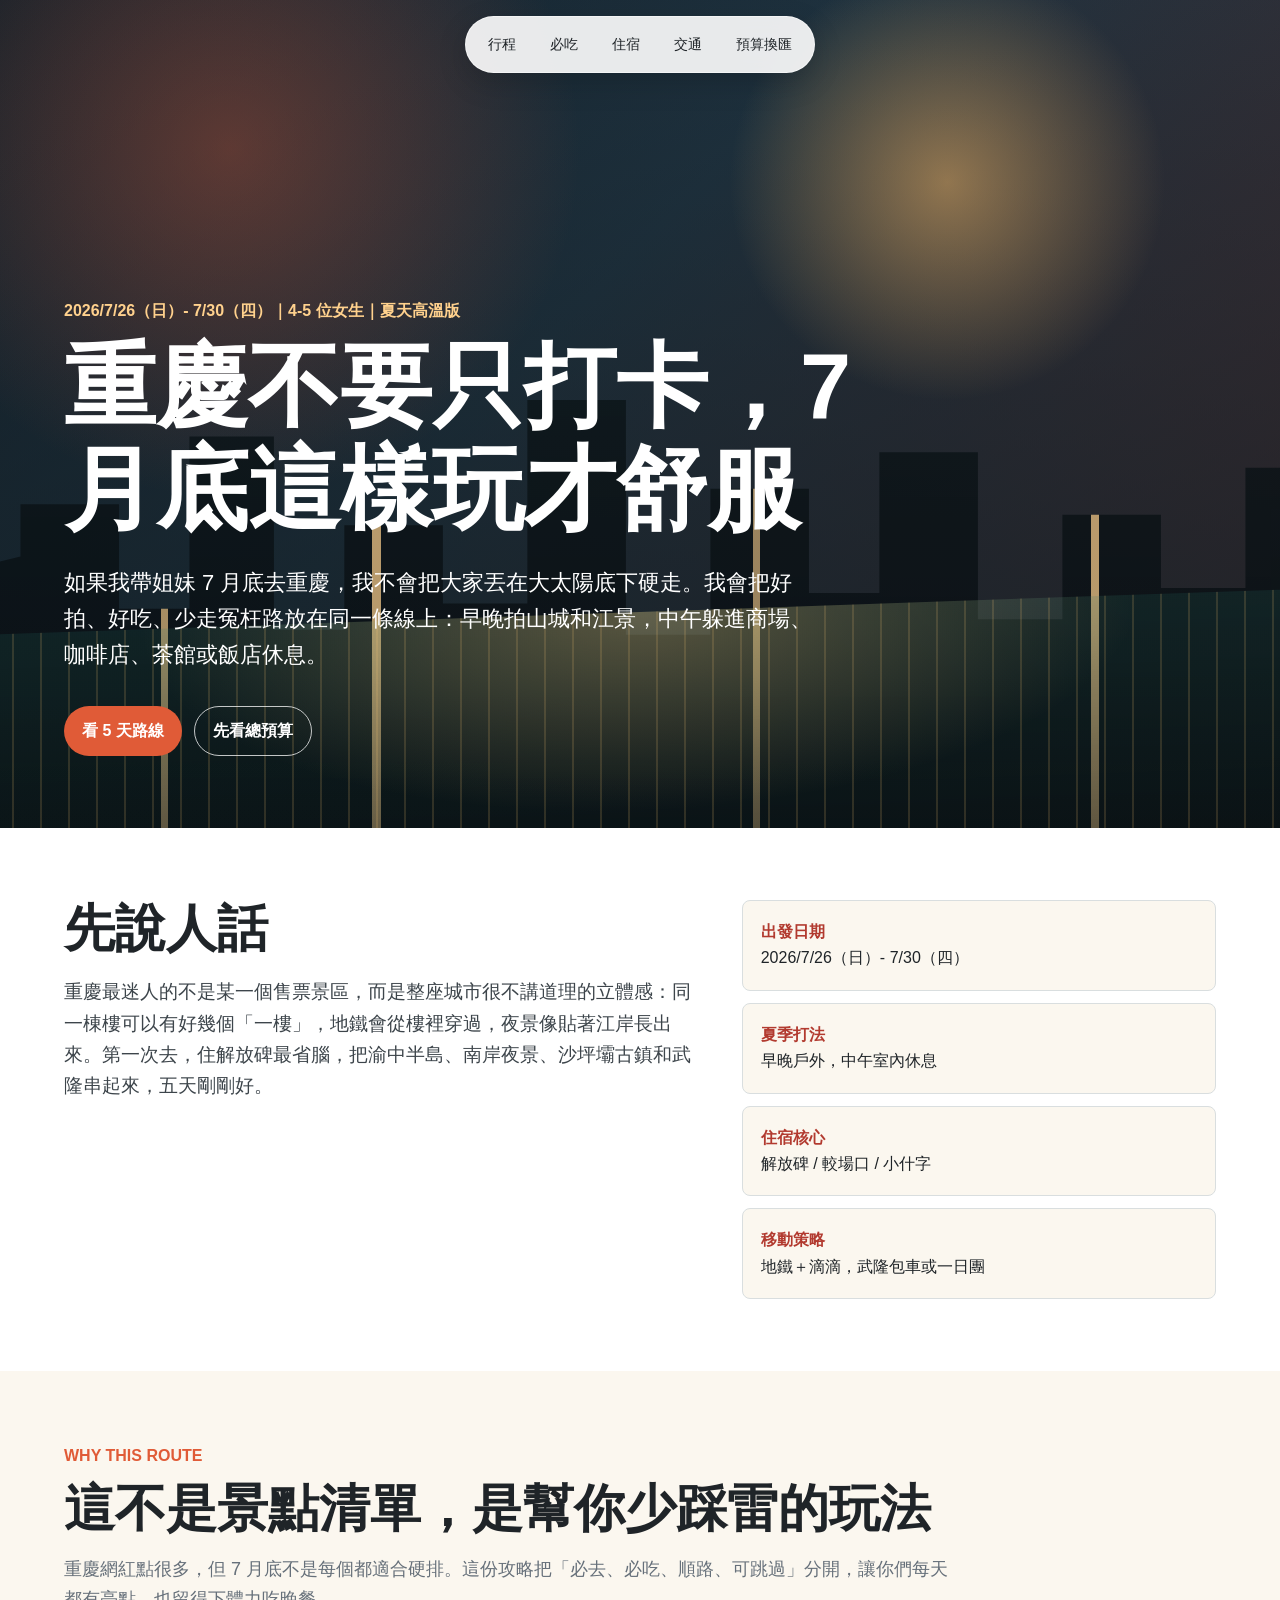
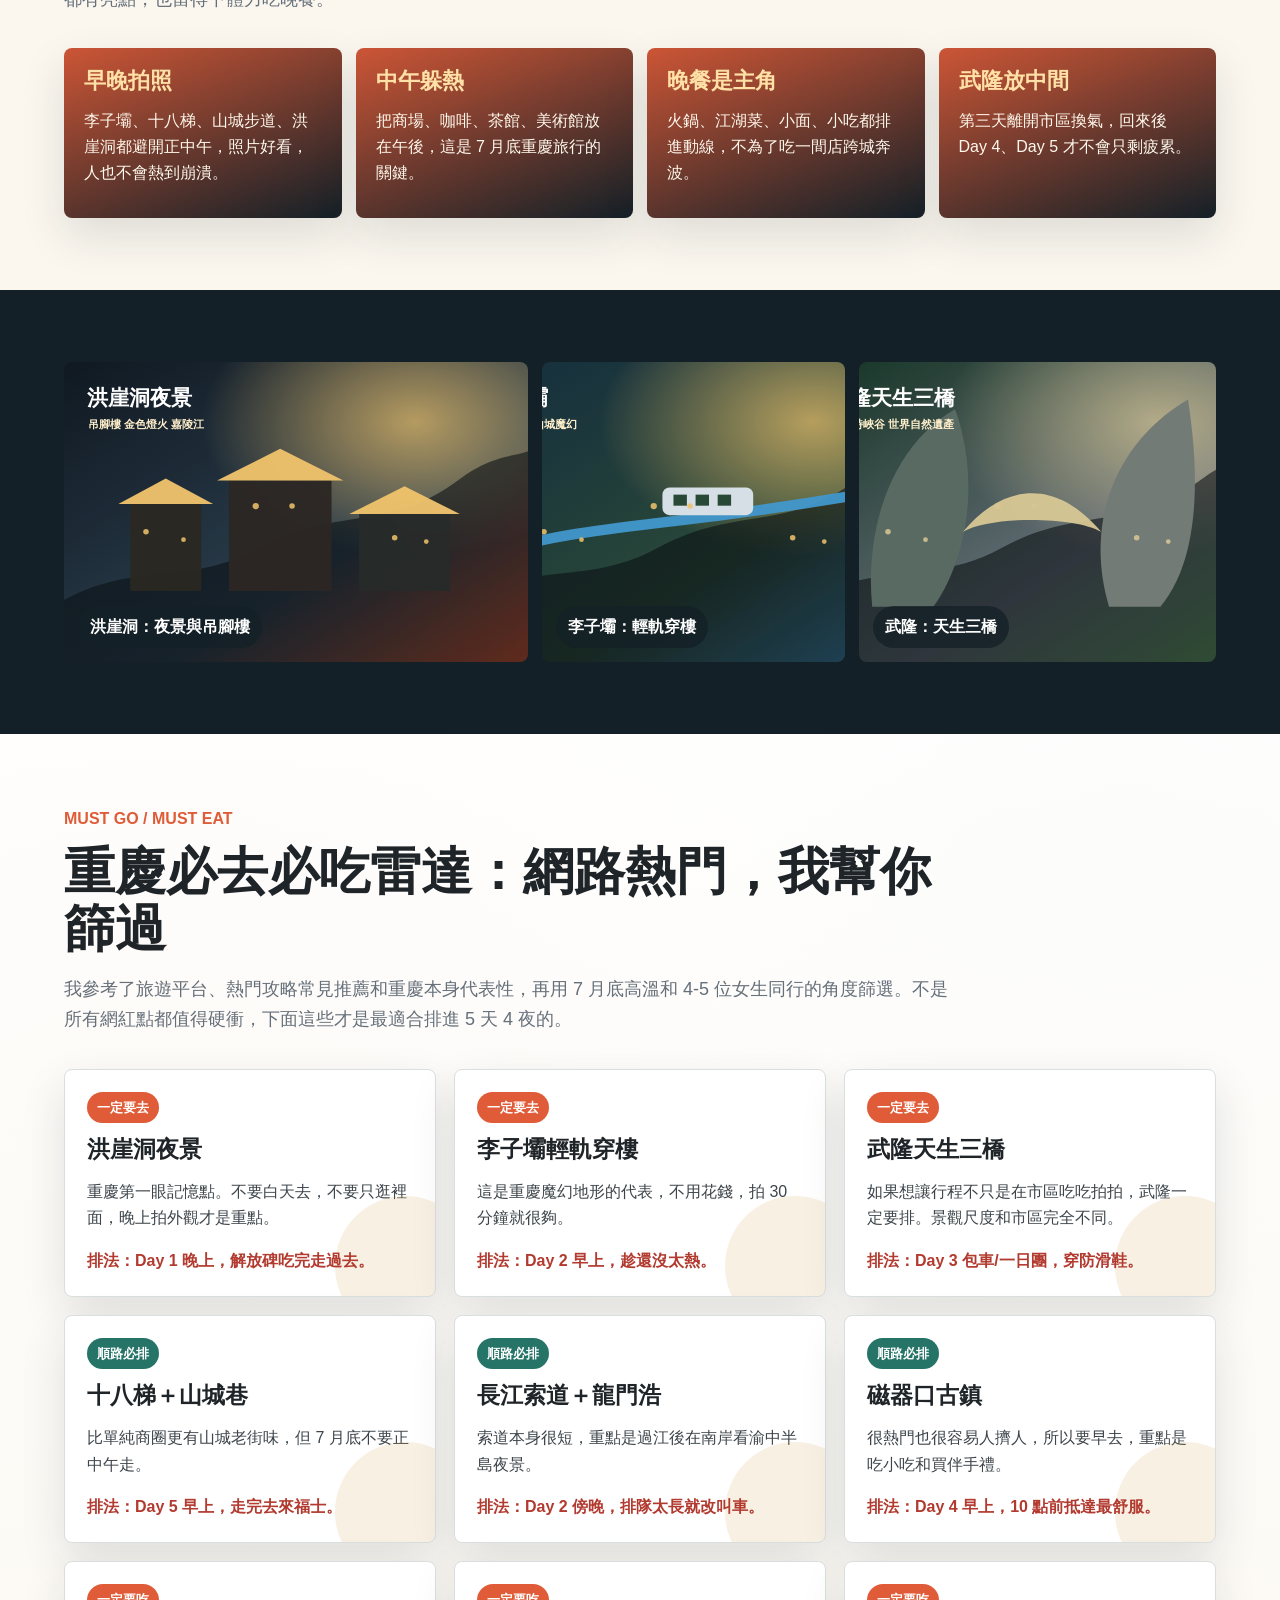
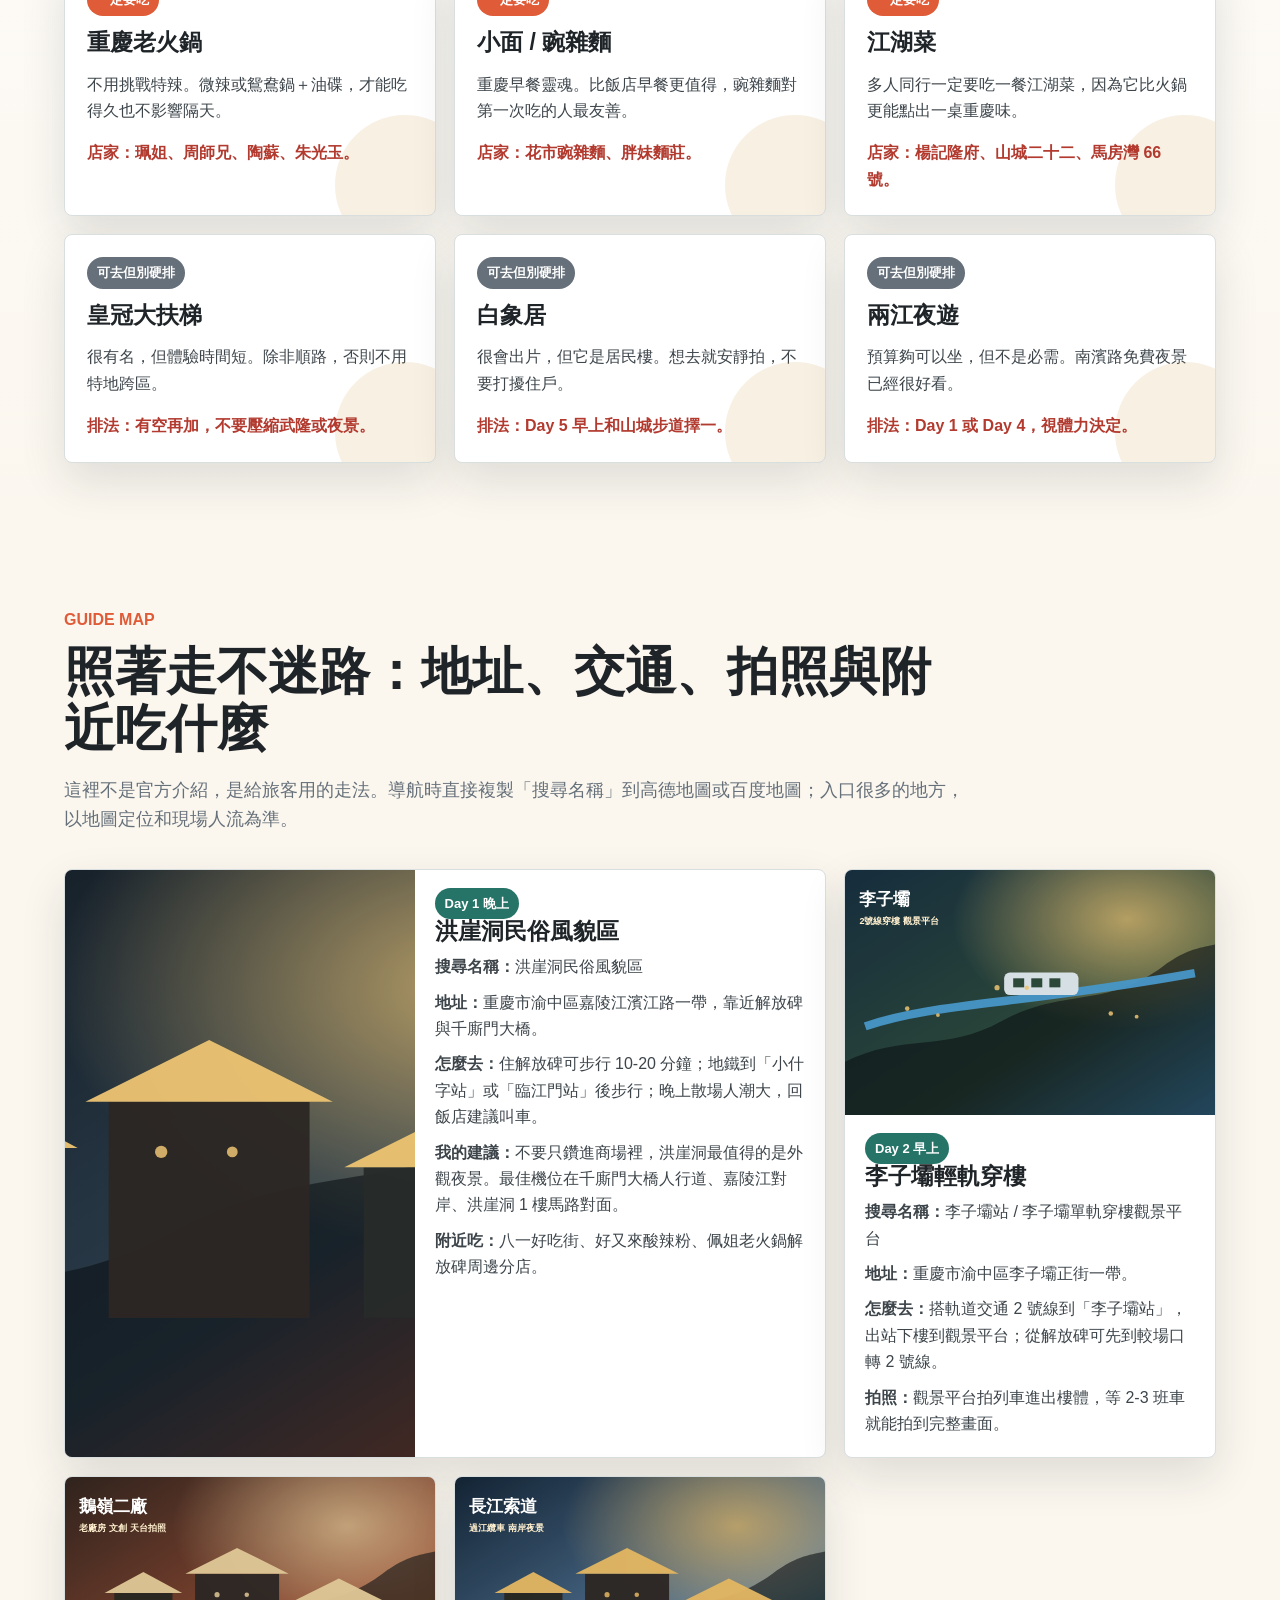
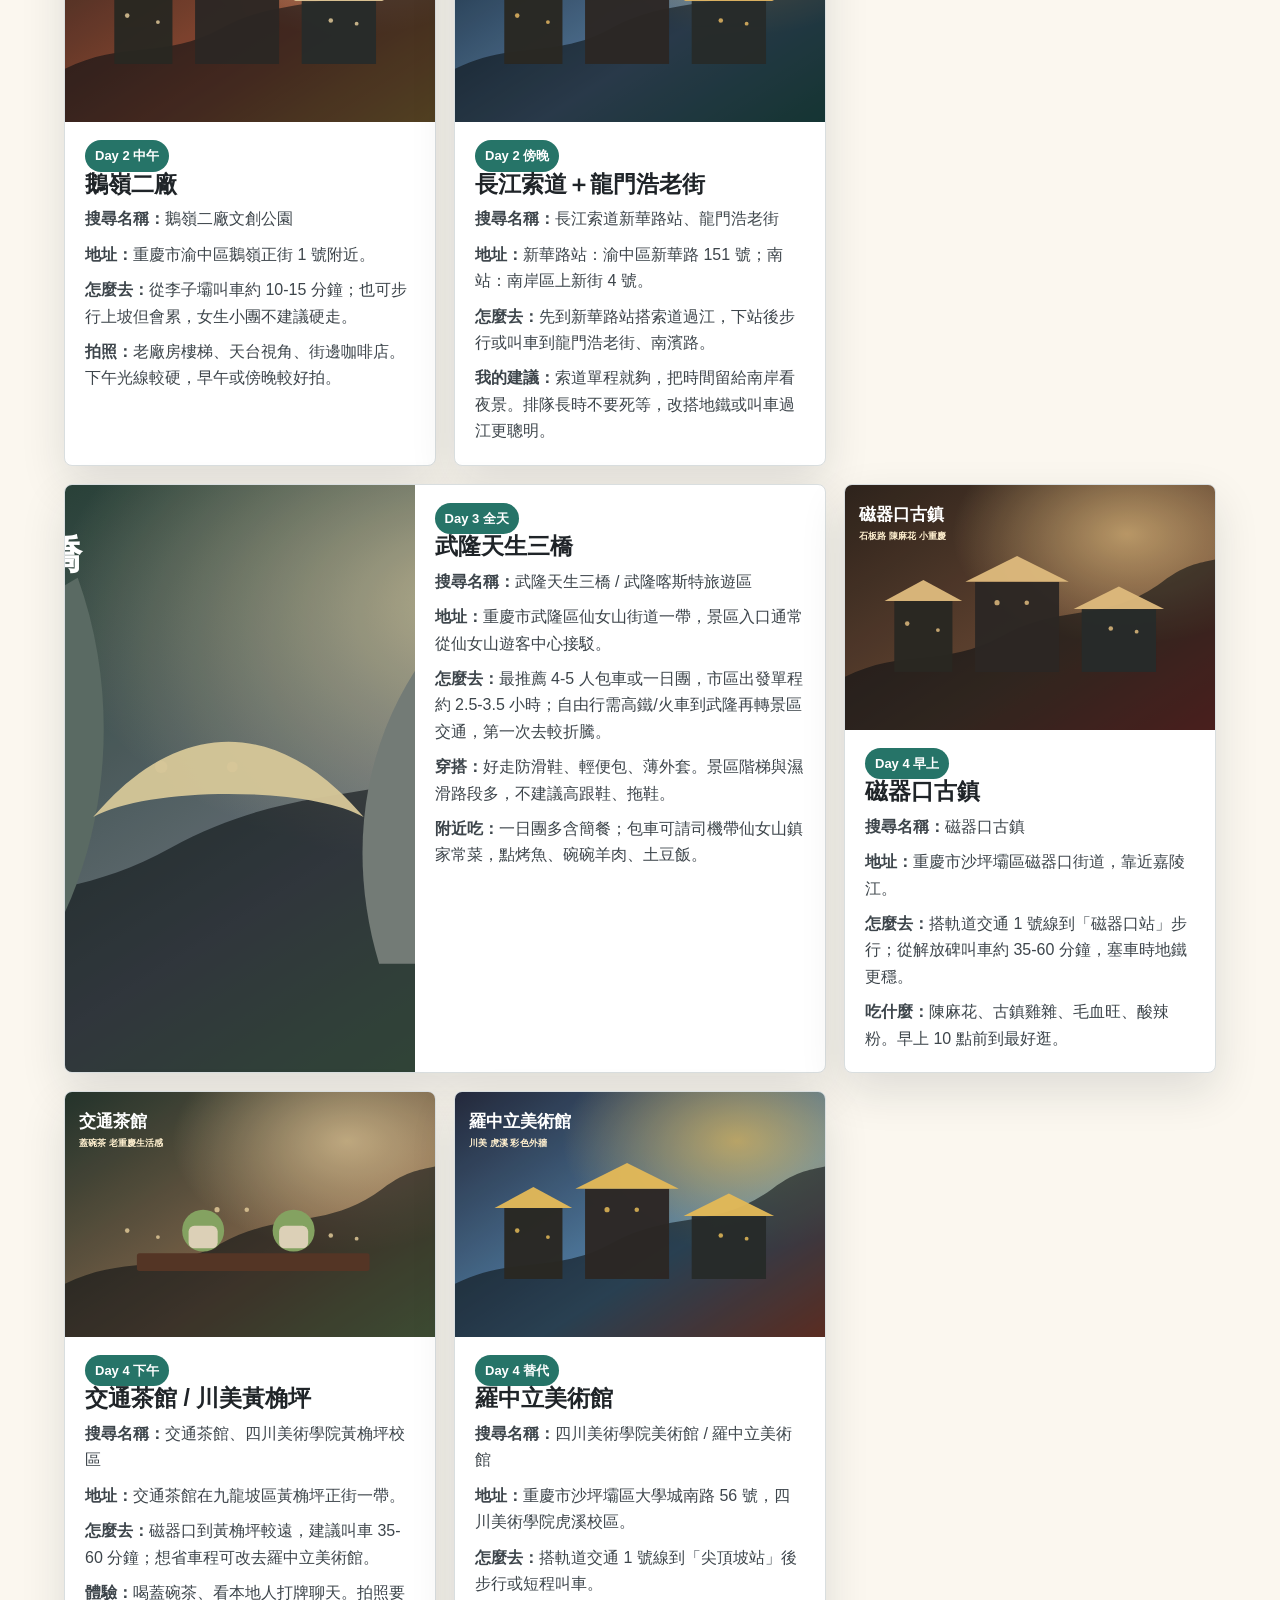
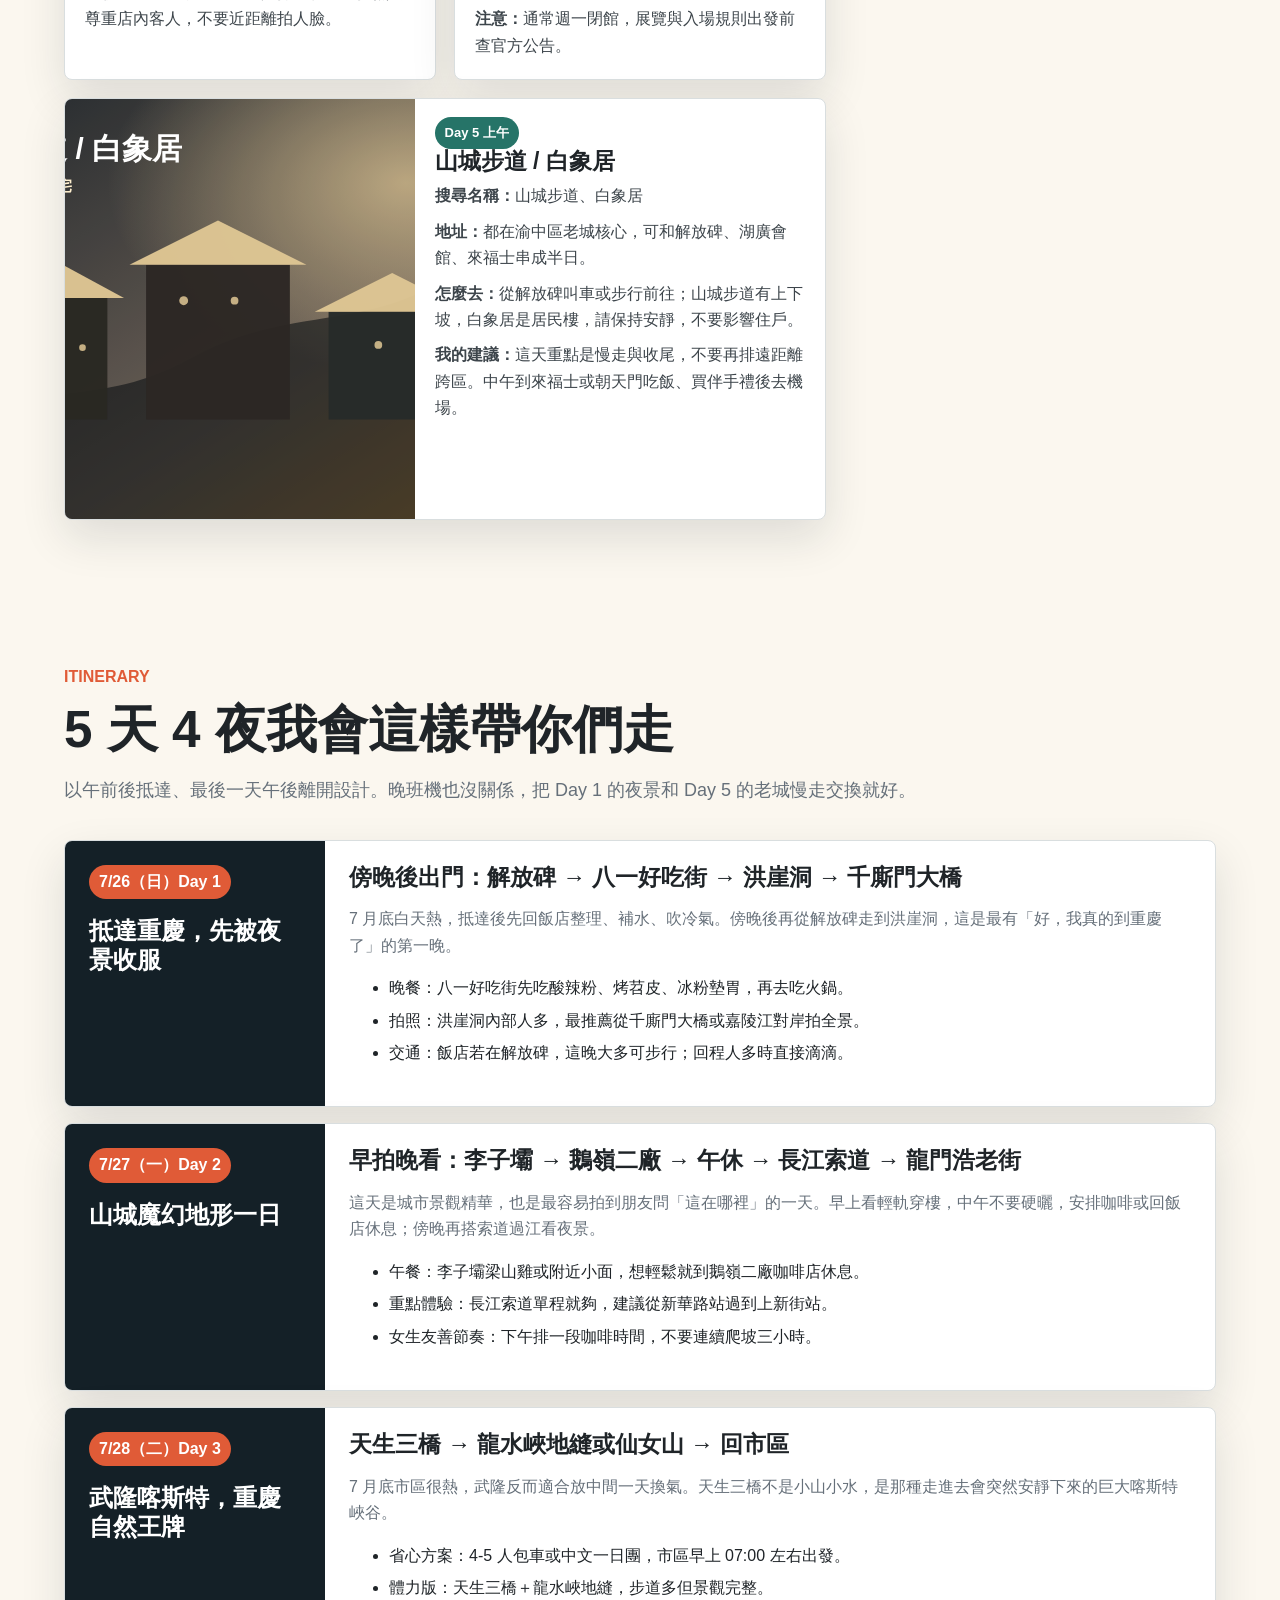
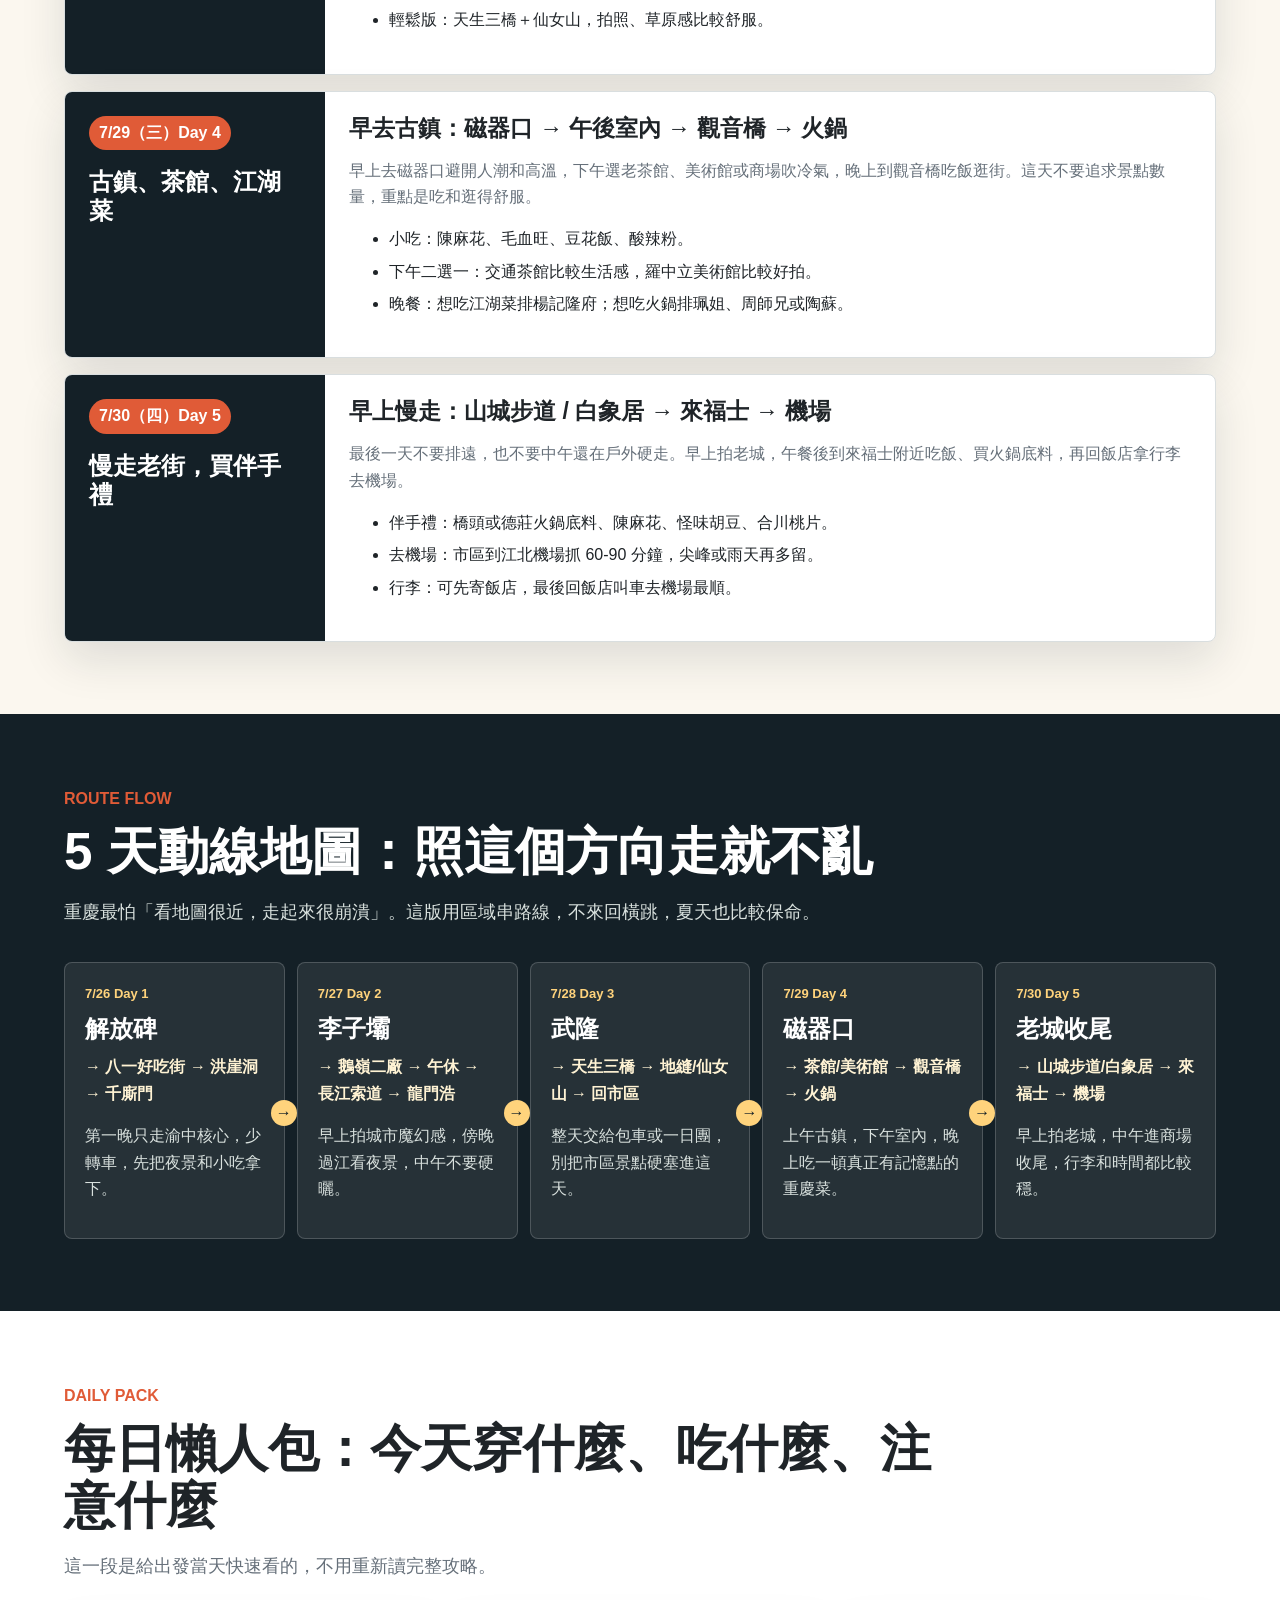
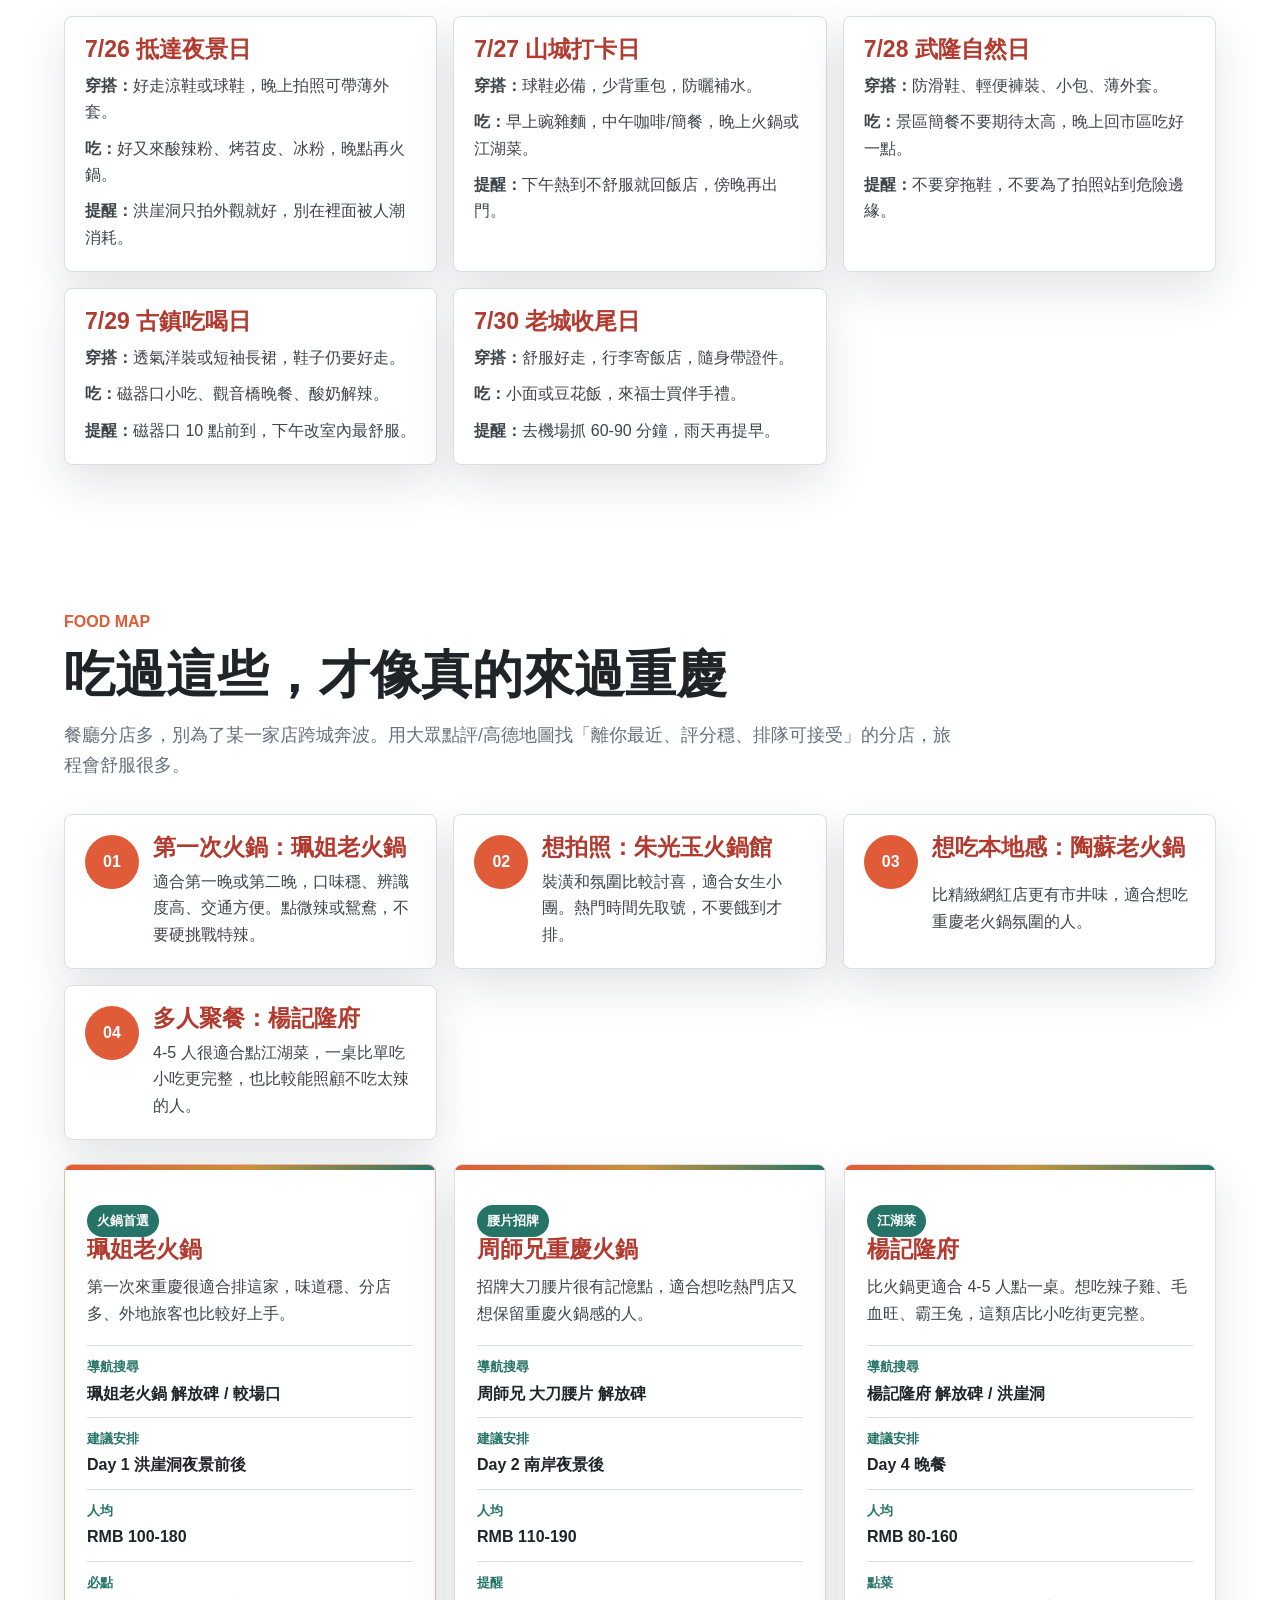
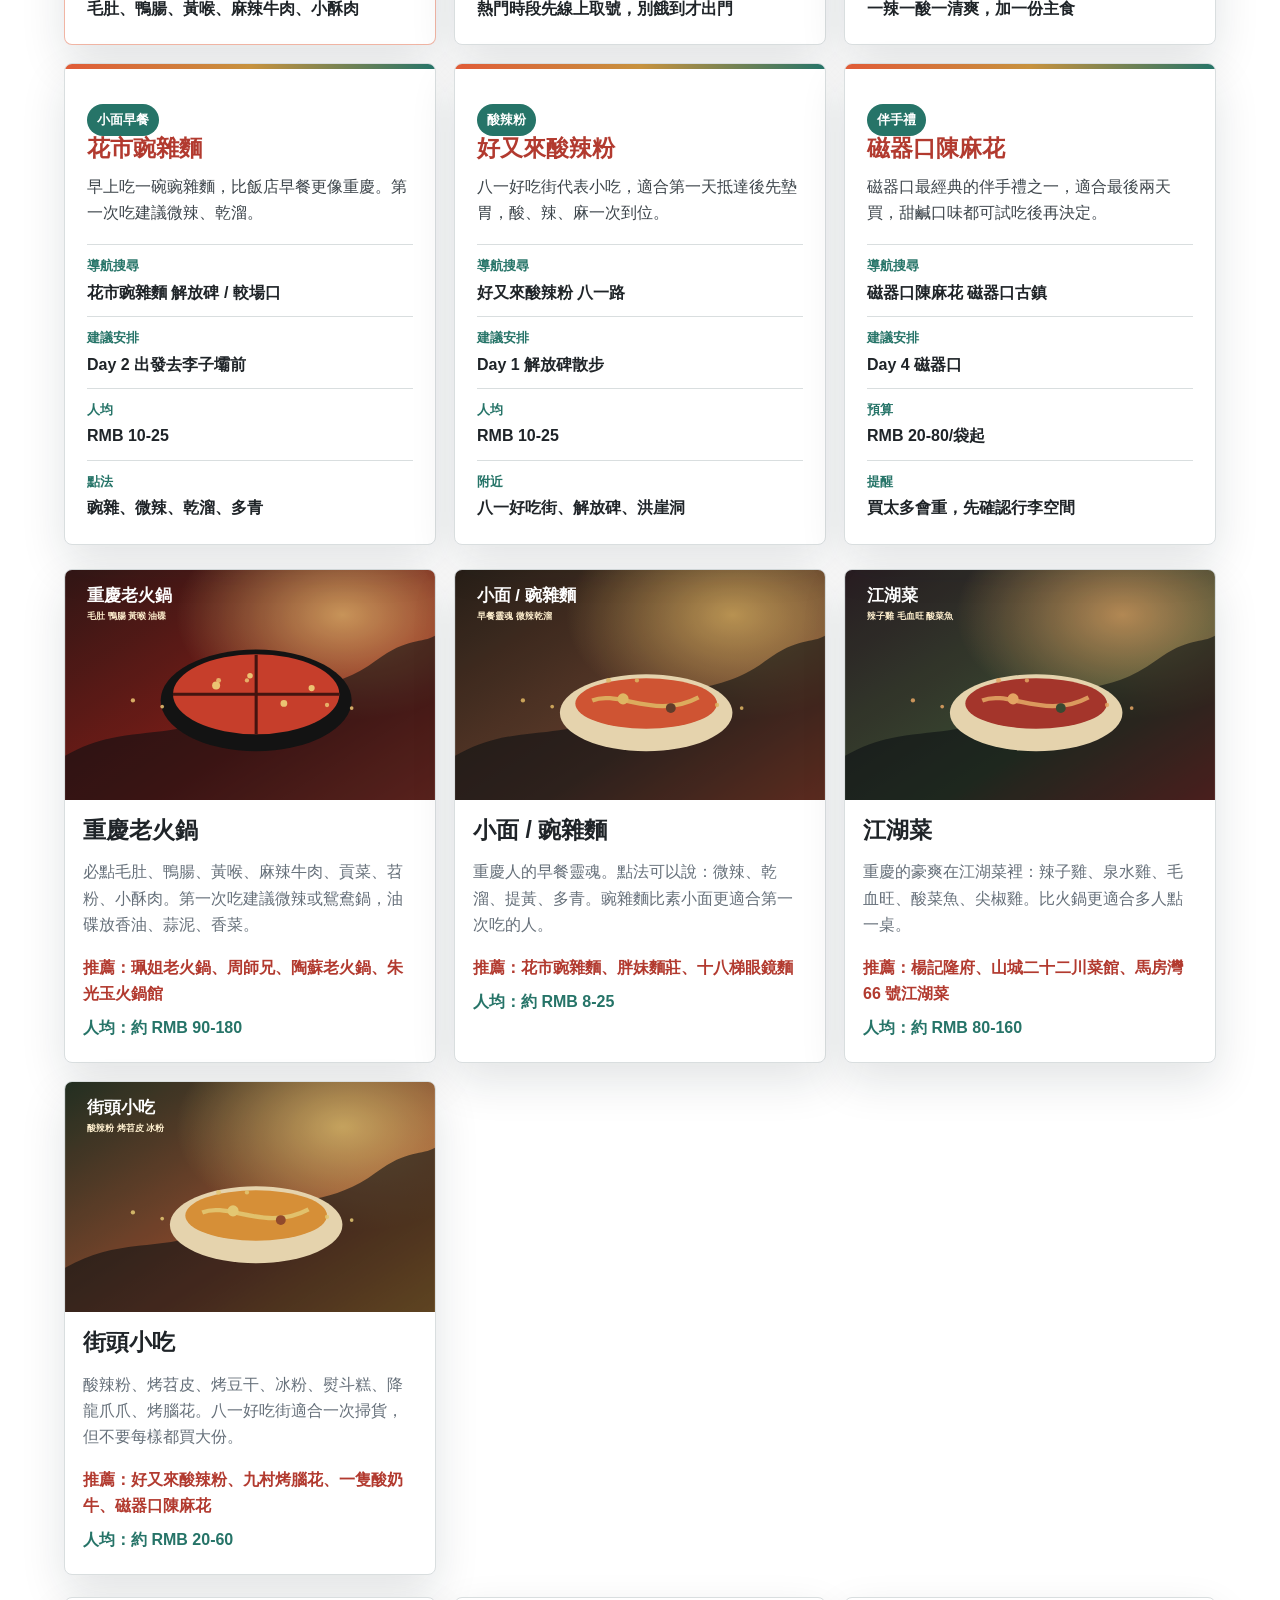
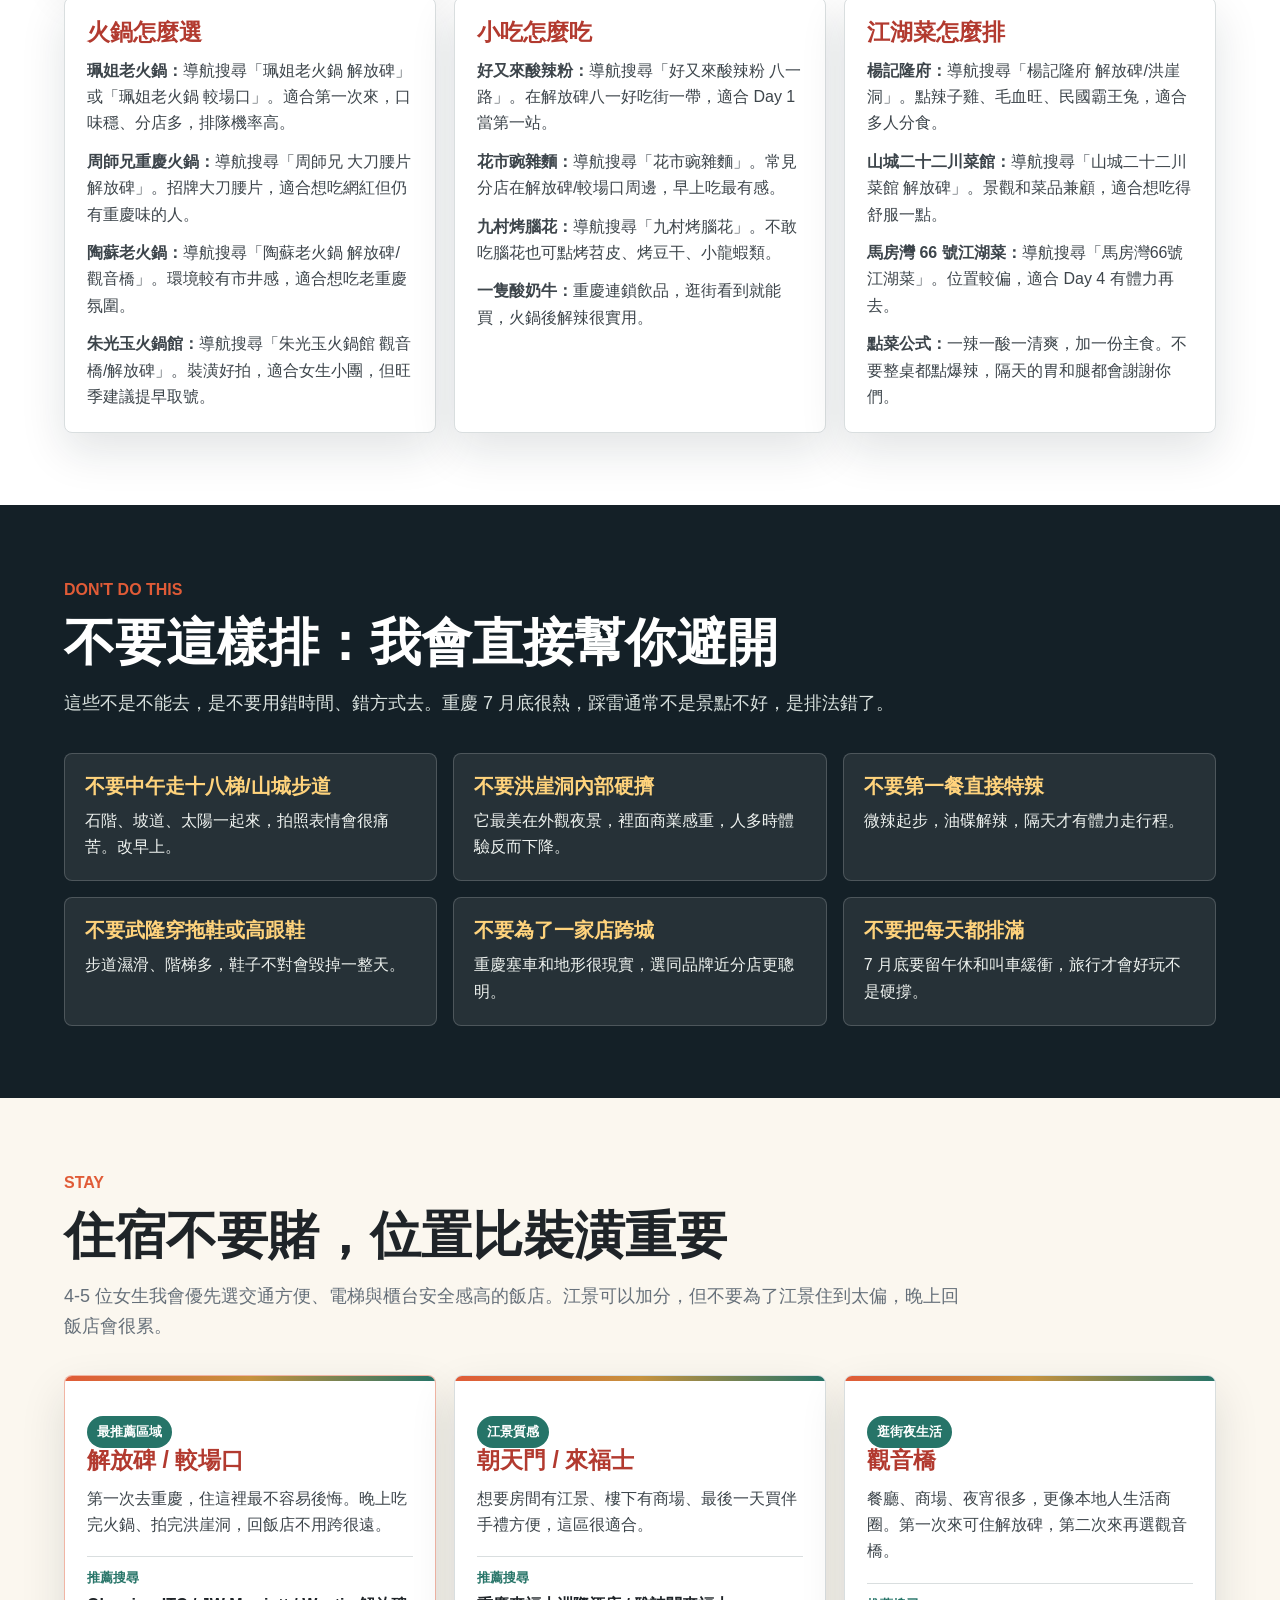
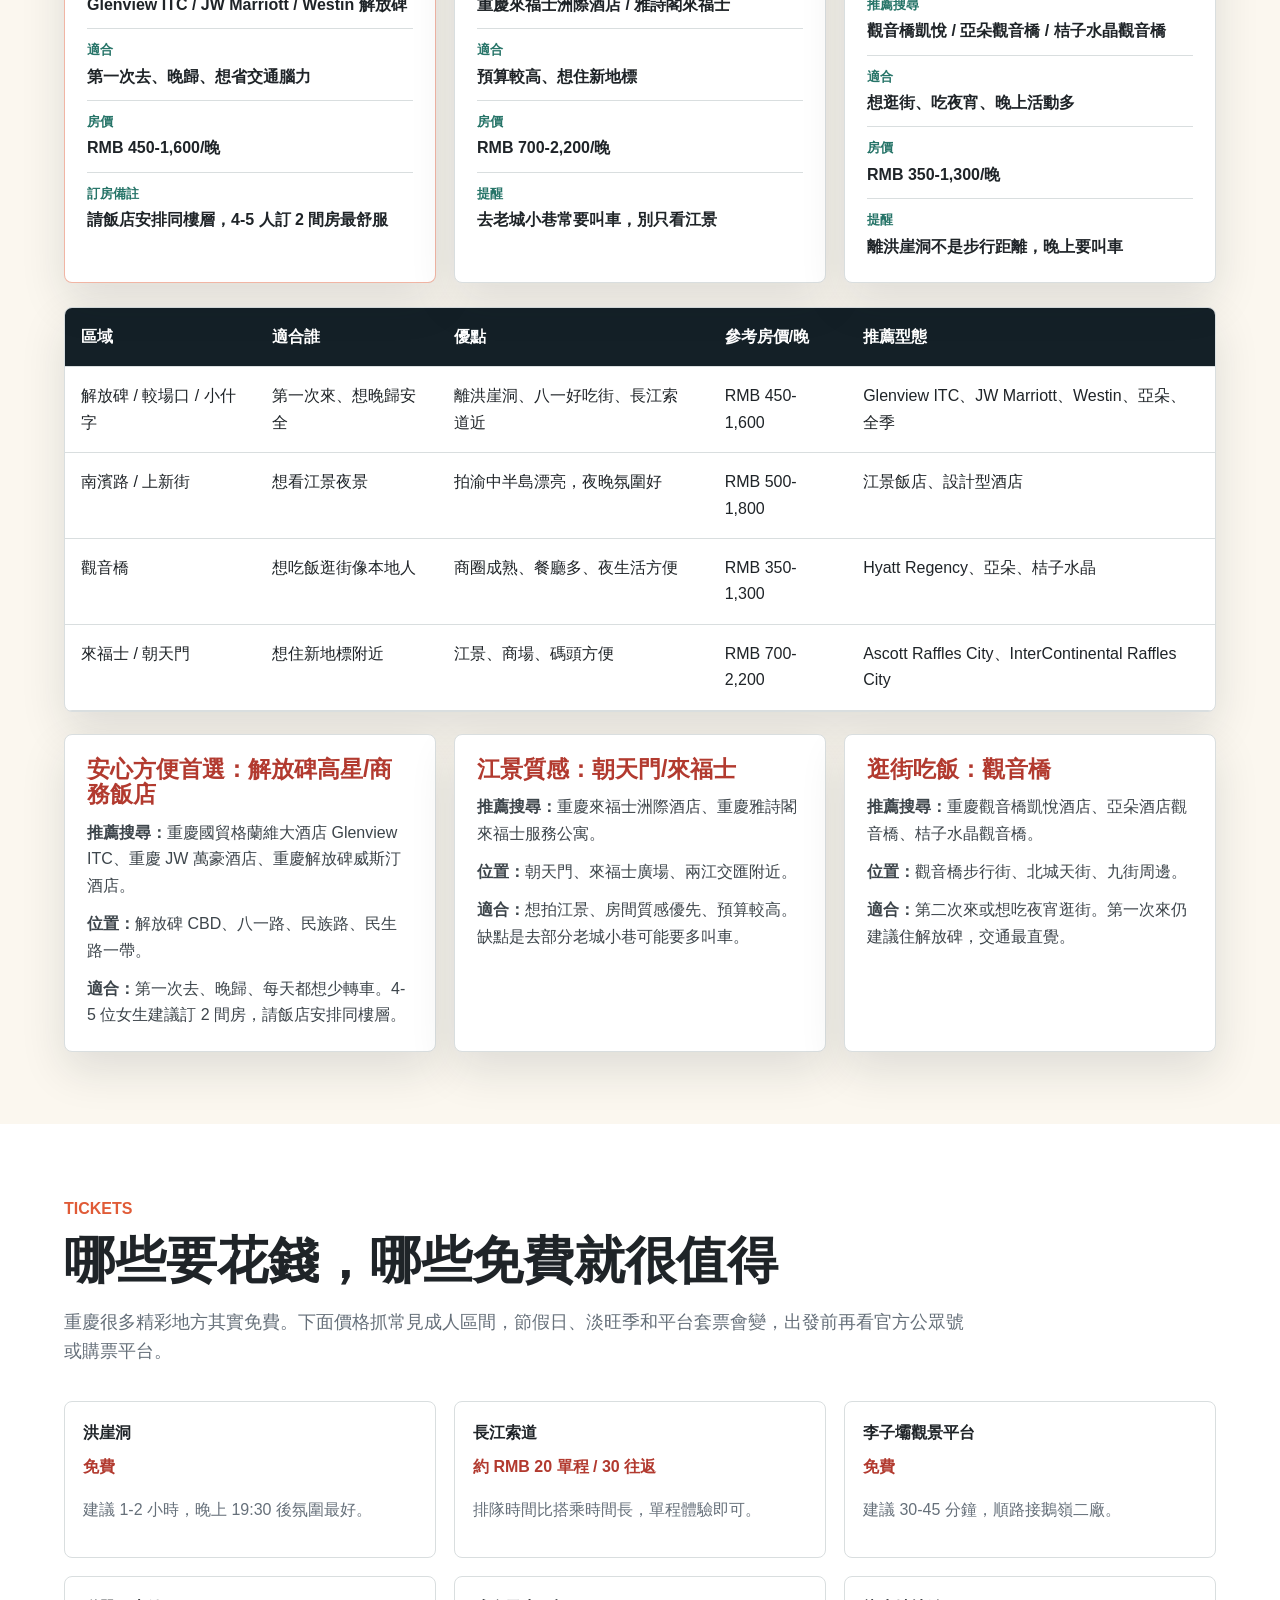
<file: index.html>
<!doctype html>
<html lang="zh-Hant">
  <head>
    <meta charset="utf-8" />
    <meta name="viewport" content="width=device-width, initial-scale=1" />
    <title>2026/7/26-7/30 重慶 5 天 4 夜｜朋友帶路版旅行攻略</title>
    <meta
      name="description"
      content="4-5 位女生第一次去重慶的完整行程網站：住宿、交通、景點票價、必吃火鍋小吃、換匯與預算。"
    />
    <style>
:root {
  --ink: #1f2428;
  --muted: #66707a;
  --line: #d9dedf;
  --paper: #fbf7ef;
  --card: #ffffff;
  --red: #b23a2f;
  --chili: #e05b37;
  --jade: #267468;
  --gold: #c7923e;
  --night: #142027;
  --shadow: 0 18px 45px rgba(20, 32, 39, 0.12);
}

* {
  box-sizing: border-box;
}

html {
  scroll-behavior: smooth;
}

body {
  margin: 0;
  background: var(--paper);
  color: var(--ink);
  font-family: -apple-system, BlinkMacSystemFont, "Segoe UI", "Noto Sans TC", "PingFang TC", "Microsoft JhengHei", sans-serif;
  line-height: 1.65;
}

img {
  display: block;
  width: 100%;
}

a {
  color: inherit;
  text-decoration: none;
}

.hero {
  position: relative;
  overflow: hidden;
  min-height: 92vh;
  display: grid;
  align-items: end;
  padding: 28px clamp(18px, 5vw, 72px) 72px;
  color: #fff;
  background:
    radial-gradient(circle at 74% 22%, rgba(255, 190, 104, 0.5), transparent 19%),
    radial-gradient(circle at 18% 18%, rgba(224, 91, 55, 0.35), transparent 28%),
    linear-gradient(180deg, rgba(20, 32, 39, 0.12), rgba(20, 32, 39, 0.92)),
    linear-gradient(135deg, #13212b 0%, #203442 42%, #512b2a 100%);
}

.hero::before {
  content: "";
  position: absolute;
  inset: auto -5vw 0;
  height: 58vh;
  background:
    linear-gradient(90deg, transparent 0 3%, rgba(255, 209, 141, 0.82) 3% 3.6%, transparent 3.6% 8%),
    linear-gradient(90deg, transparent 0 16%, rgba(255, 209, 141, 0.7) 16% 16.5%, transparent 16.5% 24%),
    linear-gradient(90deg, transparent 0 31%, rgba(255, 209, 141, 0.78) 31% 31.6%, transparent 31.6% 40%),
    linear-gradient(90deg, transparent 0 58%, rgba(255, 209, 141, 0.65) 58% 58.5%, transparent 58.5% 70%),
    linear-gradient(90deg, transparent 0 82%, rgba(255, 209, 141, 0.78) 82% 82.6%, transparent 82.6% 100%),
    linear-gradient(0deg, rgba(9, 14, 17, 0.98), rgba(13, 22, 27, 0.88));
  clip-path: polygon(
    0 52%, 6% 48%, 6% 38%, 13% 38%, 13% 58%, 18% 58%, 18% 25%, 24% 25%, 24% 62%,
    29% 62%, 29% 42%, 36% 42%, 36% 57%, 42% 57%, 42% 18%, 49% 18%, 49% 63%,
    55% 63%, 55% 35%, 62% 35%, 62% 55%, 67% 55%, 67% 28%, 74% 28%, 74% 60%,
    80% 60%, 80% 40%, 87% 40%, 87% 54%, 93% 54%, 93% 31%, 100% 31%, 100% 100%, 0 100%
  );
  opacity: 0.9;
}

.hero::after {
  content: "";
  position: absolute;
  left: -10vw;
  right: -10vw;
  bottom: -10vh;
  height: 34vh;
  background:
    radial-gradient(ellipse at 50% 0%, rgba(255, 205, 126, 0.32), transparent 46%),
    repeating-linear-gradient(90deg, rgba(255, 202, 116, 0.16) 0 2px, transparent 2px 28px),
    linear-gradient(180deg, rgba(38, 116, 104, 0.18), rgba(9, 14, 17, 0.65));
  transform: skewY(-2deg);
  opacity: 0.95;
}

.topbar {
  position: fixed;
  z-index: 10;
  top: 16px;
  left: 50%;
  transform: translateX(-50%);
  display: flex;
  gap: 6px;
  padding: 8px;
  max-width: calc(100vw - 24px);
  overflow-x: auto;
  background: rgba(255, 255, 255, 0.9);
  color: var(--ink);
  border: 1px solid rgba(255, 255, 255, 0.5);
  border-radius: 999px;
  box-shadow: 0 10px 30px rgba(0, 0, 0, 0.16);
  backdrop-filter: blur(16px);
}

.topbar a {
  flex: 0 0 auto;
  padding: 8px 14px;
  border-radius: 999px;
  font-size: 14px;
}

.topbar a:hover {
  background: var(--night);
  color: #fff;
}

.hero__content {
  position: relative;
  z-index: 1;
  max-width: 900px;
}

.kicker {
  margin: 0 0 10px;
  color: var(--chili);
  font-weight: 800;
  letter-spacing: 0;
  text-transform: uppercase;
}

.hero .kicker {
  color: #ffd18d;
}

h1,
h2,
h3 {
  margin: 0;
  line-height: 1.12;
  letter-spacing: 0;
}

h1 {
  max-width: 840px;
  font-size: clamp(44px, 8vw, 92px);
}

h2 {
  font-size: clamp(30px, 4vw, 52px);
}

h3 {
  font-size: 23px;
}

.hero__content p:not(.kicker) {
  max-width: 760px;
  margin: 24px 0 0;
  font-size: clamp(17px, 2vw, 22px);
}

.hero__actions {
  display: flex;
  flex-wrap: wrap;
  gap: 12px;
  margin-top: 32px;
}

.button {
  display: inline-flex;
  align-items: center;
  justify-content: center;
  min-height: 46px;
  padding: 11px 18px;
  border-radius: 999px;
  font-weight: 800;
}

.button--primary {
  background: var(--chili);
  color: #fff;
}

.button--ghost {
  border: 1px solid rgba(255, 255, 255, 0.75);
  color: #fff;
}

.section,
.band,
.photo-strip {
  padding: 72px clamp(18px, 5vw, 72px);
}

.band {
  background: #fff;
}

.section__head {
  max-width: 900px;
  margin-bottom: 34px;
}

.section__head p:not(.kicker) {
  color: var(--muted);
  font-size: 18px;
}

.intro {
  display: grid;
  grid-template-columns: minmax(0, 1.15fr) minmax(300px, 0.85fr);
  gap: 36px;
  align-items: start;
}

.intro p {
  font-size: 19px;
  color: #3d454b;
}

.quickfacts {
  display: grid;
  gap: 12px;
}

.quickfacts div,
.budget-box,
.money-grid article {
  padding: 18px;
  background: var(--paper);
  border: 1px solid var(--line);
  border-radius: 8px;
}

.quickfacts strong,
.quickfacts span {
  display: block;
}

.quickfacts strong {
  color: var(--red);
}

.creator-note {
  background: var(--paper);
}

.creator-grid {
  display: grid;
  grid-template-columns: repeat(4, minmax(0, 1fr));
  gap: 14px;
}

.creator-grid article {
  min-height: 170px;
  padding: 20px;
  color: #fff;
  background:
    linear-gradient(160deg, rgba(224, 91, 55, 0.9), rgba(20, 32, 39, 0.96)),
    var(--night);
  border-radius: 8px;
  box-shadow: var(--shadow);
}

.creator-grid strong,
.creator-grid span {
  display: block;
}

.creator-grid strong {
  margin-bottom: 14px;
  color: #ffe0a6;
  font-size: 22px;
  line-height: 1.15;
}

.creator-grid span {
  color: #fff8ec;
}

.photo-strip {
  display: grid;
  grid-template-columns: 1.3fr 0.85fr 1fr;
  gap: 14px;
  background: var(--night);
}

.photo-strip figure {
  position: relative;
  min-height: 300px;
  margin: 0;
  overflow: hidden;
  border-radius: 8px;
}

.photo-strip img {
  height: 100%;
  object-fit: cover;
  filter: saturate(1.08);
}

.photo-strip figcaption {
  position: absolute;
  left: 14px;
  bottom: 14px;
  padding: 8px 12px;
  background: rgba(20, 32, 39, 0.78);
  color: #fff;
  border-radius: 999px;
  font-weight: 800;
}

.spot-grid,
.food-grid,
.price-grid,
.nav-cards,
.hotel-picks,
.directory-grid,
.radar-grid {
  display: grid;
  grid-template-columns: repeat(3, minmax(0, 1fr));
  gap: 18px;
}

.spot-card,
.food-card,
.price-grid article,
.day {
  background: var(--card);
  border: 1px solid var(--line);
  border-radius: 8px;
  overflow: hidden;
  box-shadow: var(--shadow);
}

.spot-card {
  padding-bottom: 20px;
}

.spot-card.wide {
  grid-column: span 2;
  display: grid;
  grid-template-columns: 0.92fr 1.08fr;
  padding-bottom: 0;
}

.spot-card img {
  height: 245px;
  object-fit: cover;
}

.spot-card.wide img {
  height: 100%;
  min-height: 420px;
}

.spot-card h3,
.spot-card p,
.spot-card .pill {
  margin-left: 20px;
  margin-right: 20px;
}

.spot-card p {
  margin-top: 9px;
  margin-bottom: 0;
  color: #3d454b;
}

.pill {
  display: inline-flex;
  width: fit-content;
  margin-top: 18px;
  padding: 5px 10px;
  color: #fff;
  background: var(--jade);
  border-radius: 999px;
  font-size: 13px;
  font-weight: 800;
}

.timeline {
  display: grid;
  gap: 16px;
}

.day {
  display: grid;
  grid-template-columns: 260px minmax(0, 1fr);
}

.day__meta {
  padding: 24px;
  color: #fff;
  background: var(--night);
}

.day__meta span {
  display: inline-flex;
  margin-bottom: 18px;
  padding: 4px 10px;
  border-radius: 999px;
  background: var(--chili);
  font-weight: 800;
}

.day__meta strong {
  display: block;
  font-size: 24px;
  line-height: 1.2;
}

.day__body {
  padding: 24px;
}

.day__body p {
  color: var(--muted);
}

.day__body li {
  margin: 6px 0;
}

.food-card {
  padding-bottom: 20px;
}

.food-card img {
  height: 230px;
  object-fit: cover;
}

.food-card h3,
.food-card p,
.food-card strong,
.food-card span {
  display: block;
  margin-left: 18px;
  margin-right: 18px;
}

.food-card h3 {
  margin-top: 18px;
}

.food-card p {
  color: var(--muted);
}

.food-card strong {
  color: var(--red);
}

.food-card span {
  margin-top: 8px;
  color: var(--jade);
  font-weight: 800;
}

.nav-cards,
.hotel-picks,
.directory-grid {
  margin-top: 22px;
}

.nav-cards article,
.hotel-picks article,
.directory-card {
  padding: 22px;
  background: #fff;
  border: 1px solid var(--line);
  border-radius: 8px;
  box-shadow: var(--shadow);
}

.nav-cards h3,
.hotel-picks h3,
.directory-card h3 {
  color: var(--red);
}

.nav-cards p,
.hotel-picks p,
.directory-card p {
  margin: 12px 0 0;
  color: #3d454b;
}

.directory-grid {
  margin-bottom: 24px;
}

.directory-card {
  position: relative;
  overflow: hidden;
}

.directory-card::before {
  content: "";
  position: absolute;
  inset: 0 0 auto;
  height: 5px;
  background: linear-gradient(90deg, var(--chili), var(--gold), var(--jade));
}

.directory-card.hot {
  border-color: rgba(224, 91, 55, 0.45);
}

.directory-card dl {
  display: grid;
  gap: 10px;
  margin: 18px 0 0;
}

.directory-card dl div {
  padding-top: 10px;
  border-top: 1px solid var(--line);
}

.directory-card dt {
  color: var(--jade);
  font-size: 13px;
  font-weight: 900;
}

.directory-card dd {
  margin: 3px 0 0;
  color: var(--ink);
  font-weight: 700;
}

.trend-section {
  background:
    linear-gradient(180deg, rgba(255, 255, 255, 0.92), rgba(251, 247, 239, 0.96)),
    radial-gradient(circle at 15% 20%, rgba(224, 91, 55, 0.16), transparent 34%),
    radial-gradient(circle at 88% 10%, rgba(38, 116, 104, 0.16), transparent 30%);
}

.radar-card {
  position: relative;
  min-height: 220px;
  padding: 22px;
  overflow: hidden;
  background: #fff;
  border: 1px solid var(--line);
  border-radius: 8px;
  box-shadow: var(--shadow);
}

.radar-card::after {
  content: "";
  position: absolute;
  right: -40px;
  bottom: -40px;
  width: 140px;
  height: 140px;
  border-radius: 50%;
  background: rgba(199, 146, 62, 0.14);
}

.radar-card span {
  display: inline-flex;
  margin-bottom: 14px;
  padding: 5px 10px;
  color: #fff;
  background: var(--jade);
  border-radius: 999px;
  font-size: 13px;
  font-weight: 900;
}

.radar-card.must span,
.radar-card.eat span {
  background: var(--chili);
}

.radar-card.soft span {
  background: var(--muted);
}

.radar-card p {
  color: #3d454b;
}

.radar-card strong {
  position: relative;
  z-index: 1;
  display: block;
  margin-top: 14px;
  color: var(--red);
}

.route-map-section {
  background: var(--night);
  color: #fff;
}

.route-map-section .section__head p:not(.kicker) {
  color: #d9e1de;
}

.flow-grid {
  display: grid;
  grid-template-columns: repeat(5, minmax(0, 1fr));
  gap: 12px;
}

.flow-grid article {
  position: relative;
  min-height: 240px;
  padding: 20px;
  background: rgba(255, 255, 255, 0.08);
  border: 1px solid rgba(255, 255, 255, 0.18);
  border-radius: 8px;
}

.flow-grid article:not(:last-child)::after {
  content: "→";
  position: absolute;
  top: 50%;
  right: -13px;
  z-index: 1;
  width: 26px;
  height: 26px;
  display: grid;
  place-items: center;
  color: var(--night);
  background: #ffd37c;
  border-radius: 50%;
  font-weight: 900;
}

.flow-grid span,
.flow-grid strong,
.flow-grid em {
  display: block;
}

.flow-grid span {
  color: #ffd37c;
  font-size: 13px;
  font-weight: 900;
}

.flow-grid strong {
  margin: 12px 0;
  font-size: 24px;
  line-height: 1.1;
}

.flow-grid em {
  color: #fff3d4;
  font-style: normal;
  font-weight: 800;
}

.flow-grid p {
  color: #d9e1de;
}

.pack-grid,
.avoid-grid,
.ranking {
  display: grid;
  grid-template-columns: repeat(3, minmax(0, 1fr));
  gap: 16px;
}

.pack-grid article,
.avoid-grid article,
.ranking article {
  padding: 20px;
  background: #fff;
  border: 1px solid var(--line);
  border-radius: 8px;
  box-shadow: var(--shadow);
}

.pack-grid h3 {
  color: var(--red);
}

.pack-grid p {
  margin: 10px 0 0;
  color: #3d454b;
}

.ranking {
  margin-bottom: 24px;
}

.ranking article {
  display: grid;
  grid-template-columns: 54px minmax(0, 1fr);
  column-gap: 14px;
  align-items: start;
}

.ranking span {
  grid-row: span 2;
  display: grid;
  place-items: center;
  width: 54px;
  height: 54px;
  color: #fff;
  background: var(--chili);
  border-radius: 50%;
  font-weight: 900;
}

.ranking h3 {
  color: var(--red);
}

.ranking p {
  grid-column: 2;
  margin: 8px 0 0;
  color: #3d454b;
}

.avoid-section {
  background:
    linear-gradient(180deg, rgba(20, 32, 39, 0.96), rgba(20, 32, 39, 0.9)),
    var(--night);
  color: #fff;
}

.avoid-section .section__head p:not(.kicker) {
  color: #d9e1de;
}

.avoid-grid article {
  background: rgba(255, 255, 255, 0.08);
  border-color: rgba(255, 255, 255, 0.18);
  box-shadow: none;
}

.avoid-grid strong,
.avoid-grid span {
  display: block;
}

.avoid-grid strong {
  color: #ffd37c;
  font-size: 20px;
  line-height: 1.2;
}

.avoid-grid span {
  margin-top: 10px;
  color: #eef2ef;
}

.table-wrap {
  overflow-x: auto;
  background: #fff;
  border: 1px solid var(--line);
  border-radius: 8px;
  box-shadow: var(--shadow);
}

table {
  width: 100%;
  min-width: 900px;
  border-collapse: collapse;
}

th,
td {
  padding: 16px;
  border-bottom: 1px solid var(--line);
  text-align: left;
  vertical-align: top;
}

th {
  color: #fff;
  background: var(--night);
}

.price-grid article {
  padding: 18px;
  box-shadow: none;
}

.price-grid strong,
.price-grid span {
  display: block;
}

.price-grid span {
  margin-top: 8px;
  color: var(--red);
  font-weight: 900;
}

.price-grid p {
  color: var(--muted);
}

.split {
  display: grid;
  grid-template-columns: repeat(3, minmax(0, 1fr));
  gap: 18px;
}

.split > div {
  padding: 24px;
  background: #fff;
  border: 1px solid var(--line);
  border-radius: 8px;
  box-shadow: var(--shadow);
}

.clean-list {
  padding-left: 20px;
}

.clean-list li {
  margin: 10px 0;
}

.money-grid {
  display: grid;
  grid-template-columns: repeat(2, minmax(0, 1fr));
  gap: 18px;
}

.budget-box {
  margin-top: 20px;
  background: #fff;
  box-shadow: var(--shadow);
}

.budget-controls {
  margin: 18px 0;
}

select {
  min-height: 42px;
  margin-left: 8px;
  padding: 8px 12px;
  border: 1px solid var(--line);
  border-radius: 8px;
  background: #fff;
  font: inherit;
}

.budget-result {
  display: grid;
  grid-template-columns: repeat(4, minmax(0, 1fr));
  gap: 12px;
}

.budget-item {
  padding: 16px;
  background: var(--paper);
  border: 1px solid var(--line);
  border-radius: 8px;
}

.budget-item strong,
.budget-item span {
  display: block;
}

.budget-item span {
  color: var(--red);
  font-size: 22px;
  font-weight: 900;
}

.checklist {
  display: grid;
  grid-template-columns: repeat(2, minmax(0, 1fr));
  gap: 12px;
}

.checklist label {
  display: flex;
  gap: 10px;
  align-items: flex-start;
  padding: 16px;
  background: #fff;
  border: 1px solid var(--line);
  border-radius: 8px;
  box-shadow: var(--shadow);
}

.footer {
  padding: 30px clamp(18px, 5vw, 72px);
  color: #dce3e1;
  background: var(--night);
}

.footer p {
  max-width: 1050px;
}

@media (max-width: 980px) {
  .intro,
  .spot-grid,
  .food-grid,
  .price-grid,
  .nav-cards,
  .hotel-picks,
  .directory-grid,
  .radar-grid,
  .flow-grid,
  .pack-grid,
  .avoid-grid,
  .ranking,
  .split,
  .money-grid,
  .budget-result,
  .checklist,
  .creator-grid,
  .day,
  .spot-card.wide {
    grid-template-columns: 1fr;
  }

  .spot-card.wide {
    grid-column: span 1;
  }

  .spot-card.wide img {
    min-height: 280px;
  }

  .photo-strip {
    grid-template-columns: 1fr;
  }

  .flow-grid article:not(:last-child)::after {
    top: auto;
    right: 20px;
    bottom: -13px;
    transform: rotate(90deg);
  }
}

@media (max-width: 640px) {
  .hero {
    min-height: 86vh;
    padding-bottom: 44px;
  }

  .section,
  .band,
  .photo-strip {
    padding-top: 48px;
    padding-bottom: 48px;
  }

  .topbar {
    width: calc(100vw - 18px);
    justify-content: flex-start;
  }

  .hero__actions {
    flex-direction: column;
    align-items: stretch;
  }

  .photo-strip figure {
    min-height: 230px;
  }
}

    </style>
  </head>
  <body>
    <header class="hero">
      <nav class="topbar" aria-label="主要導覽">
        <a href="#route">行程</a>
        <a href="#food">必吃</a>
        <a href="#stay">住宿</a>
        <a href="#traffic">交通</a>
        <a href="#money">預算換匯</a>
      </nav>
      <div class="hero__shade"></div>
      <section class="hero__content">
        <p class="kicker">2026/7/26（日）- 7/30（四）｜4-5 位女生｜夏天高溫版</p>
        <h1>重慶不要只打卡，7 月底這樣玩才舒服</h1>
        <p>
          如果我帶姐妹 7 月底去重慶，我不會把大家丟在大太陽底下硬走。我會把好拍、好吃、少走冤枉路放在同一條線上：早晚拍山城和江景，中午躲進商場、咖啡店、茶館或飯店休息。
        </p>
        <div class="hero__actions">
          <a class="button button--primary" href="#route">看 5 天路線</a>
          <a class="button button--ghost" href="#budget">先看總預算</a>
        </div>
      </section>
    </header>

    <main>
      <section class="intro band">
        <div>
          <h2>先說人話</h2>
          <p>
            重慶最迷人的不是某一個售票景區，而是整座城市很不講道理的立體感：同一棟樓可以有好幾個「一樓」，地鐵會從樓裡穿過，夜景像貼著江岸長出來。第一次去，住解放碑最省腦，把渝中半島、南岸夜景、沙坪壩古鎮和武隆串起來，五天剛剛好。
          </p>
        </div>
        <div class="quickfacts" aria-label="旅行概要">
          <div><strong>出發日期</strong><span>2026/7/26（日）- 7/30（四）</span></div>
          <div><strong>夏季打法</strong><span>早晚戶外，中午室內休息</span></div>
          <div><strong>住宿核心</strong><span>解放碑 / 較場口 / 小什字</span></div>
          <div><strong>移動策略</strong><span>地鐵＋滴滴，武隆包車或一日團</span></div>
        </div>
      </section>

      <section class="section creator-note">
        <div class="section__head">
          <p class="kicker">Why This Route</p>
          <h2>這不是景點清單，是幫你少踩雷的玩法</h2>
          <p>重慶網紅點很多，但 7 月底不是每個都適合硬排。這份攻略把「必去、必吃、順路、可跳過」分開，讓你們每天都有亮點，也留得下體力吃晚餐。</p>
        </div>
        <div class="creator-grid">
          <article>
            <strong>早晚拍照</strong>
            <span>李子壩、十八梯、山城步道、洪崖洞都避開正中午，照片好看，人也不會熱到崩潰。</span>
          </article>
          <article>
            <strong>中午躲熱</strong>
            <span>把商場、咖啡、茶館、美術館放在午後，這是 7 月底重慶旅行的關鍵。</span>
          </article>
          <article>
            <strong>晚餐是主角</strong>
            <span>火鍋、江湖菜、小面、小吃都排進動線，不為了吃一間店跨城奔波。</span>
          </article>
          <article>
            <strong>武隆放中間</strong>
            <span>第三天離開市區換氣，回來後 Day 4、Day 5 才不會只剩疲累。</span>
          </article>
        </div>
      </section>

      <section class="photo-strip" aria-label="重慶旅行代表畫面">
        <figure>
          <img src="data:image/svg+xml;charset=UTF-8,%3Csvg%20xmlns%3D%22http%3A//www.w3.org/2000/svg%22%20viewBox%3D%220%200%201200%20760%22%3E%0A%3Cdefs%3E%3ClinearGradient%20id%3D%22g%22%20x1%3D%220%22%20x2%3D%221%22%20y1%3D%220%22%20y2%3D%221%22%3E%3Cstop%20offset%3D%220%22%20stop-color%3D%22%23121a22%22/%3E%3Cstop%20offset%3D%22.62%22%20stop-color%3D%22%232f4353%22/%3E%3Cstop%20offset%3D%221%22%20stop-color%3D%22%23e45d36%22/%3E%3C/linearGradient%3E%3CradialGradient%20id%3D%22r%22%20cx%3D%2275%25%22%20cy%3D%2220%25%22%20r%3D%2245%25%22%3E%3Cstop%20offset%3D%220%22%20stop-color%3D%22%23ffd37c%22%20stop-opacity%3D%22.72%22/%3E%3Cstop%20offset%3D%221%22%20stop-color%3D%22%23ffd37c%22%20stop-opacity%3D%220%22/%3E%3C/radialGradient%3E%3C/defs%3E%0A%3Crect%20width%3D%221200%22%20height%3D%22760%22%20fill%3D%22url%28%23g%29%22/%3E%3Crect%20width%3D%221200%22%20height%3D%22760%22%20fill%3D%22url%28%23r%29%22/%3E%3Cpath%20d%3D%22M0%20610%20C190%20500%20330%20570%20510%20470%20C700%20365%20835%20430%201010%20300%20C1110%20225%201160%20245%201200%20220%20L1200%20760%20L0%20760%20Z%22%20fill%3D%22%230b1114%22%20opacity%3D%22.58%22/%3E%3Cg%20opacity%3D%22.96%22%3E%3Crect%20x%3D%22180%22%20y%3D%22360%22%20width%3D%22180%22%20height%3D%22220%22%20fill%3D%22%232d2b25%22/%3E%3Cpath%20d%3D%22M150%20360%20L270%20295%20L390%20360%20Z%22%20fill%3D%22%23ffd37c%22/%3E%3Crect%20x%3D%22430%22%20y%3D%22300%22%20width%3D%22260%22%20height%3D%22280%22%20fill%3D%22%23302a27%22/%3E%3Cpath%20d%3D%22M400%20300%20L560%20220%20L720%20300%20Z%22%20fill%3D%22%23ffd37c%22/%3E%3Crect%20x%3D%22760%22%20y%3D%22385%22%20width%3D%22230%22%20height%3D%22195%22%20fill%3D%22%232a2f2d%22/%3E%3Cpath%20d%3D%22M735%20385%20L875%20315%20L1015%20385%20Z%22%20fill%3D%22%23ffd37c%22/%3E%3C/g%3E%0A%3Cg%20fill%3D%22%23ffd37c%22%20opacity%3D%22.86%22%3E%3Ccircle%20cx%3D%22220%22%20cy%3D%22430%22%20r%3D%227%22/%3E%3Ccircle%20cx%3D%22315%22%20cy%3D%22450%22%20r%3D%226%22/%3E%3Ccircle%20cx%3D%22498%22%20cy%3D%22365%22%20r%3D%228%22/%3E%3Ccircle%20cx%3D%22590%22%20cy%3D%22365%22%20r%3D%227%22/%3E%3Ccircle%20cx%3D%22850%22%20cy%3D%22445%22%20r%3D%227%22/%3E%3Ccircle%20cx%3D%22930%22%20cy%3D%22455%22%20r%3D%226%22/%3E%3C/g%3E%0A%3Crect%20x%3D%220%22%20y%3D%220%22%20width%3D%221200%22%20height%3D%22760%22%20fill%3D%22%23000%22%20opacity%3D%22.08%22/%3E%3Ctext%20x%3D%2270%22%20y%3D%22108%22%20font-family%3D%22Arial%2C%20sans-serif%22%20font-size%3D%2254%22%20font-weight%3D%22800%22%20fill%3D%22%23fff%22%3E%E6%B4%AA%E5%B4%96%E6%B4%9E%E5%A4%9C%E6%99%AF%3C/text%3E%3Ctext%20x%3D%2272%22%20y%3D%22166%22%20font-family%3D%22Arial%2C%20sans-serif%22%20font-size%3D%2228%22%20font-weight%3D%22700%22%20fill%3D%22%23fff0cf%22%3E%E5%90%8A%E8%85%B3%E6%A8%93%20%E9%87%91%E8%89%B2%E7%87%88%E7%81%AB%20%E5%98%89%E9%99%B5%E6%B1%9F%3C/text%3E%3C/svg%3E" alt="重慶洪崖洞夜景" />
          <figcaption>洪崖洞：夜景與吊腳樓</figcaption>
        </figure>
        <figure>
          <img src="data:image/svg+xml;charset=UTF-8,%3Csvg%20xmlns%3D%22http%3A//www.w3.org/2000/svg%22%20viewBox%3D%220%200%201200%20760%22%3E%0A%3Cdefs%3E%3ClinearGradient%20id%3D%22g%22%20x1%3D%220%22%20x2%3D%221%22%20y1%3D%220%22%20y2%3D%221%22%3E%3Cstop%20offset%3D%220%22%20stop-color%3D%22%23173042%22/%3E%3Cstop%20offset%3D%22.62%22%20stop-color%3D%22%232f4e3d%22/%3E%3Cstop%20offset%3D%221%22%20stop-color%3D%22%234da3d9%22/%3E%3C/linearGradient%3E%3CradialGradient%20id%3D%22r%22%20cx%3D%2275%25%22%20cy%3D%2220%25%22%20r%3D%2245%25%22%3E%3Cstop%20offset%3D%220%22%20stop-color%3D%22%23ffd37c%22%20stop-opacity%3D%22.72%22/%3E%3Cstop%20offset%3D%221%22%20stop-color%3D%22%23ffd37c%22%20stop-opacity%3D%220%22/%3E%3C/radialGradient%3E%3C/defs%3E%0A%3Crect%20width%3D%221200%22%20height%3D%22760%22%20fill%3D%22url%28%23g%29%22/%3E%3Crect%20width%3D%221200%22%20height%3D%22760%22%20fill%3D%22url%28%23r%29%22/%3E%3Cpath%20d%3D%22M0%20610%20C190%20500%20330%20570%20510%20470%20C700%20365%20835%20430%201010%20300%20C1110%20225%201160%20245%201200%20220%20L1200%20760%20L0%20760%20Z%22%20fill%3D%22%230b1114%22%20opacity%3D%22.58%22/%3E%3Cpath%20d%3D%22M90%20485%20C310%20410%20560%20420%201110%20320%22%20stroke%3D%22%234da3d9%22%20stroke-width%3D%2226%22%20fill%3D%22none%22%20opacity%3D%22.95%22/%3E%3Crect%20x%3D%22520%22%20y%3D%22318%22%20width%3D%22230%22%20height%3D%2270%22%20rx%3D%2218%22%20fill%3D%22%23e8f2f7%22/%3E%3Crect%20x%3D%22548%22%20y%3D%22336%22%20width%3D%2234%22%20height%3D%2228%22%20fill%3D%22%232f4e3d%22/%3E%3Crect%20x%3D%22604%22%20y%3D%22336%22%20width%3D%2234%22%20height%3D%2228%22%20fill%3D%22%232f4e3d%22/%3E%3Crect%20x%3D%22660%22%20y%3D%22336%22%20width%3D%2234%22%20height%3D%2228%22%20fill%3D%22%232f4e3d%22/%3E%0A%3Cg%20fill%3D%22%23ffd37c%22%20opacity%3D%22.86%22%3E%3Ccircle%20cx%3D%22220%22%20cy%3D%22430%22%20r%3D%227%22/%3E%3Ccircle%20cx%3D%22315%22%20cy%3D%22450%22%20r%3D%226%22/%3E%3Ccircle%20cx%3D%22498%22%20cy%3D%22365%22%20r%3D%228%22/%3E%3Ccircle%20cx%3D%22590%22%20cy%3D%22365%22%20r%3D%227%22/%3E%3Ccircle%20cx%3D%22850%22%20cy%3D%22445%22%20r%3D%227%22/%3E%3Ccircle%20cx%3D%22930%22%20cy%3D%22455%22%20r%3D%226%22/%3E%3C/g%3E%0A%3Crect%20x%3D%220%22%20y%3D%220%22%20width%3D%221200%22%20height%3D%22760%22%20fill%3D%22%23000%22%20opacity%3D%22.08%22/%3E%3Ctext%20x%3D%2270%22%20y%3D%22108%22%20font-family%3D%22Arial%2C%20sans-serif%22%20font-size%3D%2254%22%20font-weight%3D%22800%22%20fill%3D%22%23fff%22%3E%E6%9D%8E%E5%AD%90%E5%A3%A9%3C/text%3E%3Ctext%20x%3D%2272%22%20y%3D%22166%22%20font-family%3D%22Arial%2C%20sans-serif%22%20font-size%3D%2228%22%20font-weight%3D%22700%22%20fill%3D%22%23fff0cf%22%3E%E8%BC%95%E8%BB%8C%E7%A9%BF%E6%A8%93%20%E5%B1%B1%E5%9F%8E%E9%AD%94%E5%B9%BB%3C/text%3E%3C/svg%3E" alt="李子壩輕軌穿樓" />
          <figcaption>李子壩：輕軌穿樓</figcaption>
        </figure>
        <figure>
          <img src="data:image/svg+xml;charset=UTF-8,%3Csvg%20xmlns%3D%22http%3A//www.w3.org/2000/svg%22%20viewBox%3D%220%200%201200%20760%22%3E%0A%3Cdefs%3E%3ClinearGradient%20id%3D%22g%22%20x1%3D%220%22%20x2%3D%221%22%20y1%3D%220%22%20y2%3D%221%22%3E%3Cstop%20offset%3D%220%22%20stop-color%3D%22%23173626%22/%3E%3Cstop%20offset%3D%22.62%22%20stop-color%3D%22%236d7780%22/%3E%3Cstop%20offset%3D%221%22%20stop-color%3D%22%236fb46e%22/%3E%3C/linearGradient%3E%3CradialGradient%20id%3D%22r%22%20cx%3D%2275%25%22%20cy%3D%2220%25%22%20r%3D%2245%25%22%3E%3Cstop%20offset%3D%220%22%20stop-color%3D%22%23e9d8a6%22%20stop-opacity%3D%22.72%22/%3E%3Cstop%20offset%3D%221%22%20stop-color%3D%22%23e9d8a6%22%20stop-opacity%3D%220%22/%3E%3C/radialGradient%3E%3C/defs%3E%0A%3Crect%20width%3D%221200%22%20height%3D%22760%22%20fill%3D%22url%28%23g%29%22/%3E%3Crect%20width%3D%221200%22%20height%3D%22760%22%20fill%3D%22url%28%23r%29%22/%3E%3Cpath%20d%3D%22M0%20610%20C190%20500%20330%20570%20510%20470%20C700%20365%20835%20430%201010%20300%20C1110%20225%201160%20245%201200%20220%20L1200%20760%20L0%20760%20Z%22%20fill%3D%22%230b1114%22%20opacity%3D%22.58%22/%3E%3Cpath%20d%3D%22M180%20620%20C160%20420%20230%20210%20390%20120%20C455%20300%20420%20500%20335%20620%20Z%22%20fill%3D%22%2362736b%22/%3E%3Cpath%20d%3D%22M780%20620%20C720%20420%20785%20210%20980%2095%20C1010%20290%201010%20500%20910%20620%20Z%22%20fill%3D%22%237d8580%22/%3E%3Cpath%20d%3D%22M410%20430%20C520%20300%20650%20300%20760%20430%20C690%20390%20480%20390%20410%20430%20Z%22%20fill%3D%22%23e9d8a6%22%20opacity%3D%22.95%22/%3E%0A%3Cg%20fill%3D%22%23e9d8a6%22%20opacity%3D%22.86%22%3E%3Ccircle%20cx%3D%22220%22%20cy%3D%22430%22%20r%3D%227%22/%3E%3Ccircle%20cx%3D%22315%22%20cy%3D%22450%22%20r%3D%226%22/%3E%3Ccircle%20cx%3D%22498%22%20cy%3D%22365%22%20r%3D%228%22/%3E%3Ccircle%20cx%3D%22590%22%20cy%3D%22365%22%20r%3D%227%22/%3E%3Ccircle%20cx%3D%22850%22%20cy%3D%22445%22%20r%3D%227%22/%3E%3Ccircle%20cx%3D%22930%22%20cy%3D%22455%22%20r%3D%226%22/%3E%3C/g%3E%0A%3Crect%20x%3D%220%22%20y%3D%220%22%20width%3D%221200%22%20height%3D%22760%22%20fill%3D%22%23000%22%20opacity%3D%22.08%22/%3E%3Ctext%20x%3D%2270%22%20y%3D%22108%22%20font-family%3D%22Arial%2C%20sans-serif%22%20font-size%3D%2254%22%20font-weight%3D%22800%22%20fill%3D%22%23fff%22%3E%E6%AD%A6%E9%9A%86%E5%A4%A9%E7%94%9F%E4%B8%89%E6%A9%8B%3C/text%3E%3Ctext%20x%3D%2272%22%20y%3D%22166%22%20font-family%3D%22Arial%2C%20sans-serif%22%20font-size%3D%2228%22%20font-weight%3D%22700%22%20fill%3D%22%23fff0cf%22%3E%E5%96%80%E6%96%AF%E7%89%B9%E5%B3%BD%E8%B0%B7%20%E4%B8%96%E7%95%8C%E8%87%AA%E7%84%B6%E9%81%BA%E7%94%A2%3C/text%3E%3C/svg%3E" alt="武隆天生三橋喀斯特峽谷" />
          <figcaption>武隆：天生三橋</figcaption>
        </figure>
      </section>

      <section class="section trend-section">
        <div class="section__head">
          <p class="kicker">Must Go / Must Eat</p>
          <h2>重慶必去必吃雷達：網路熱門，我幫你篩過</h2>
          <p>我參考了旅遊平台、熱門攻略常見推薦和重慶本身代表性，再用 7 月底高溫和 4-5 位女生同行的角度篩選。不是所有網紅點都值得硬衝，下面這些才是最適合排進 5 天 4 夜的。</p>
        </div>

        <div class="radar-grid">
          <article class="radar-card must">
            <span>一定要去</span>
            <h3>洪崖洞夜景</h3>
            <p>重慶第一眼記憶點。不要白天去，不要只逛裡面，晚上拍外觀才是重點。</p>
            <strong>排法：Day 1 晚上，解放碑吃完走過去。</strong>
          </article>
          <article class="radar-card must">
            <span>一定要去</span>
            <h3>李子壩輕軌穿樓</h3>
            <p>這是重慶魔幻地形的代表，不用花錢，拍 30 分鐘就很夠。</p>
            <strong>排法：Day 2 早上，趁還沒太熱。</strong>
          </article>
          <article class="radar-card must">
            <span>一定要去</span>
            <h3>武隆天生三橋</h3>
            <p>如果想讓行程不只是在市區吃吃拍拍，武隆一定要排。景觀尺度和市區完全不同。</p>
            <strong>排法：Day 3 包車/一日團，穿防滑鞋。</strong>
          </article>
          <article class="radar-card">
            <span>順路必排</span>
            <h3>十八梯＋山城巷</h3>
            <p>比單純商圈更有山城老街味，但 7 月底不要正中午走。</p>
            <strong>排法：Day 5 早上，走完去來福士。</strong>
          </article>
          <article class="radar-card">
            <span>順路必排</span>
            <h3>長江索道＋龍門浩</h3>
            <p>索道本身很短，重點是過江後在南岸看渝中半島夜景。</p>
            <strong>排法：Day 2 傍晚，排隊太長就改叫車。</strong>
          </article>
          <article class="radar-card">
            <span>順路必排</span>
            <h3>磁器口古鎮</h3>
            <p>很熱門也很容易人擠人，所以要早去，重點是吃小吃和買伴手禮。</p>
            <strong>排法：Day 4 早上，10 點前抵達最舒服。</strong>
          </article>
          <article class="radar-card eat">
            <span>一定要吃</span>
            <h3>重慶老火鍋</h3>
            <p>不用挑戰特辣。微辣或鴛鴦鍋＋油碟，才能吃得久也不影響隔天。</p>
            <strong>店家：珮姐、周師兄、陶蘇、朱光玉。</strong>
          </article>
          <article class="radar-card eat">
            <span>一定要吃</span>
            <h3>小面 / 豌雜麵</h3>
            <p>重慶早餐靈魂。比飯店早餐更值得，豌雜麵對第一次吃的人最友善。</p>
            <strong>店家：花市豌雜麵、胖妹麵莊。</strong>
          </article>
          <article class="radar-card eat">
            <span>一定要吃</span>
            <h3>江湖菜</h3>
            <p>多人同行一定要吃一餐江湖菜，因為它比火鍋更能點出一桌重慶味。</p>
            <strong>店家：楊記隆府、山城二十二、馬房灣 66 號。</strong>
          </article>
          <article class="radar-card soft">
            <span>可去但別硬排</span>
            <h3>皇冠大扶梯</h3>
            <p>很有名，但體驗時間短。除非順路，否則不用特地跨區。</p>
            <strong>排法：有空再加，不要壓縮武隆或夜景。</strong>
          </article>
          <article class="radar-card soft">
            <span>可去但別硬排</span>
            <h3>白象居</h3>
            <p>很會出片，但它是居民樓。想去就安靜拍，不要打擾住戶。</p>
            <strong>排法：Day 5 早上和山城步道擇一。</strong>
          </article>
          <article class="radar-card soft">
            <span>可去但別硬排</span>
            <h3>兩江夜遊</h3>
            <p>預算夠可以坐，但不是必需。南濱路免費夜景已經很好看。</p>
            <strong>排法：Day 1 或 Day 4，視體力決定。</strong>
          </article>
        </div>
      </section>

      <section class="section" id="guide-map">
        <div class="section__head">
          <p class="kicker">Guide Map</p>
          <h2>照著走不迷路：地址、交通、拍照與附近吃什麼</h2>
          <p>這裡不是官方介紹，是給旅客用的走法。導航時直接複製「搜尋名稱」到高德地圖或百度地圖；入口很多的地方，以地圖定位和現場人流為準。</p>
        </div>

        <div class="spot-grid">
          <article class="spot-card wide">
            <img src="data:image/svg+xml;charset=UTF-8,%3Csvg%20xmlns%3D%22http%3A//www.w3.org/2000/svg%22%20viewBox%3D%220%200%201200%20760%22%3E%0A%3Cdefs%3E%3ClinearGradient%20id%3D%22g%22%20x1%3D%220%22%20x2%3D%221%22%20y1%3D%220%22%20y2%3D%221%22%3E%3Cstop%20offset%3D%220%22%20stop-color%3D%22%23121a22%22/%3E%3Cstop%20offset%3D%22.62%22%20stop-color%3D%22%232f4353%22/%3E%3Cstop%20offset%3D%221%22%20stop-color%3D%22%23e45d36%22/%3E%3C/linearGradient%3E%3CradialGradient%20id%3D%22r%22%20cx%3D%2275%25%22%20cy%3D%2220%25%22%20r%3D%2245%25%22%3E%3Cstop%20offset%3D%220%22%20stop-color%3D%22%23ffd37c%22%20stop-opacity%3D%22.72%22/%3E%3Cstop%20offset%3D%221%22%20stop-color%3D%22%23ffd37c%22%20stop-opacity%3D%220%22/%3E%3C/radialGradient%3E%3C/defs%3E%0A%3Crect%20width%3D%221200%22%20height%3D%22760%22%20fill%3D%22url%28%23g%29%22/%3E%3Crect%20width%3D%221200%22%20height%3D%22760%22%20fill%3D%22url%28%23r%29%22/%3E%3Cpath%20d%3D%22M0%20610%20C190%20500%20330%20570%20510%20470%20C700%20365%20835%20430%201010%20300%20C1110%20225%201160%20245%201200%20220%20L1200%20760%20L0%20760%20Z%22%20fill%3D%22%230b1114%22%20opacity%3D%22.58%22/%3E%3Cg%20opacity%3D%22.96%22%3E%3Crect%20x%3D%22180%22%20y%3D%22360%22%20width%3D%22180%22%20height%3D%22220%22%20fill%3D%22%232d2b25%22/%3E%3Cpath%20d%3D%22M150%20360%20L270%20295%20L390%20360%20Z%22%20fill%3D%22%23ffd37c%22/%3E%3Crect%20x%3D%22430%22%20y%3D%22300%22%20width%3D%22260%22%20height%3D%22280%22%20fill%3D%22%23302a27%22/%3E%3Cpath%20d%3D%22M400%20300%20L560%20220%20L720%20300%20Z%22%20fill%3D%22%23ffd37c%22/%3E%3Crect%20x%3D%22760%22%20y%3D%22385%22%20width%3D%22230%22%20height%3D%22195%22%20fill%3D%22%232a2f2d%22/%3E%3Cpath%20d%3D%22M735%20385%20L875%20315%20L1015%20385%20Z%22%20fill%3D%22%23ffd37c%22/%3E%3C/g%3E%0A%3Cg%20fill%3D%22%23ffd37c%22%20opacity%3D%22.86%22%3E%3Ccircle%20cx%3D%22220%22%20cy%3D%22430%22%20r%3D%227%22/%3E%3Ccircle%20cx%3D%22315%22%20cy%3D%22450%22%20r%3D%226%22/%3E%3Ccircle%20cx%3D%22498%22%20cy%3D%22365%22%20r%3D%228%22/%3E%3Ccircle%20cx%3D%22590%22%20cy%3D%22365%22%20r%3D%227%22/%3E%3Ccircle%20cx%3D%22850%22%20cy%3D%22445%22%20r%3D%227%22/%3E%3Ccircle%20cx%3D%22930%22%20cy%3D%22455%22%20r%3D%226%22/%3E%3C/g%3E%0A%3Crect%20x%3D%220%22%20y%3D%220%22%20width%3D%221200%22%20height%3D%22760%22%20fill%3D%22%23000%22%20opacity%3D%22.08%22/%3E%3Ctext%20x%3D%2270%22%20y%3D%22108%22%20font-family%3D%22Arial%2C%20sans-serif%22%20font-size%3D%2254%22%20font-weight%3D%22800%22%20fill%3D%22%23fff%22%3E%E6%B4%AA%E5%B4%96%E6%B4%9E%3C/text%3E%3Ctext%20x%3D%2272%22%20y%3D%22166%22%20font-family%3D%22Arial%2C%20sans-serif%22%20font-size%3D%2228%22%20font-weight%3D%22700%22%20fill%3D%22%23fff0cf%22%3E%E5%A4%9C%E6%99%AF%E5%BF%85%E6%8B%8D%20%E5%8D%83%E5%BB%9D%E9%96%80%E5%A4%A7%E6%A9%8B%3C/text%3E%3C/svg%3E" alt="洪崖洞夜晚燈光與江景" />
            <div>
              <span class="pill">Day 1 晚上</span>
              <h3>洪崖洞民俗風貌區</h3>
              <p><strong>搜尋名稱：</strong>洪崖洞民俗風貌區</p>
              <p><strong>地址：</strong>重慶市渝中區嘉陵江濱江路一帶，靠近解放碑與千廝門大橋。</p>
              <p><strong>怎麼去：</strong>住解放碑可步行 10-20 分鐘；地鐵到「小什字站」或「臨江門站」後步行；晚上散場人潮大，回飯店建議叫車。</p>
              <p><strong>我的建議：</strong>不要只鑽進商場裡，洪崖洞最值得的是外觀夜景。最佳機位在千廝門大橋人行道、嘉陵江對岸、洪崖洞 1 樓馬路對面。</p>
              <p><strong>附近吃：</strong>八一好吃街、好又來酸辣粉、佩姐老火鍋解放碑周邊分店。</p>
            </div>
          </article>

          <article class="spot-card">
            <img src="data:image/svg+xml;charset=UTF-8,%3Csvg%20xmlns%3D%22http%3A//www.w3.org/2000/svg%22%20viewBox%3D%220%200%201200%20760%22%3E%0A%3Cdefs%3E%3ClinearGradient%20id%3D%22g%22%20x1%3D%220%22%20x2%3D%221%22%20y1%3D%220%22%20y2%3D%221%22%3E%3Cstop%20offset%3D%220%22%20stop-color%3D%22%23173042%22/%3E%3Cstop%20offset%3D%22.62%22%20stop-color%3D%22%232f4e3d%22/%3E%3Cstop%20offset%3D%221%22%20stop-color%3D%22%234da3d9%22/%3E%3C/linearGradient%3E%3CradialGradient%20id%3D%22r%22%20cx%3D%2275%25%22%20cy%3D%2220%25%22%20r%3D%2245%25%22%3E%3Cstop%20offset%3D%220%22%20stop-color%3D%22%23ffd37c%22%20stop-opacity%3D%22.72%22/%3E%3Cstop%20offset%3D%221%22%20stop-color%3D%22%23ffd37c%22%20stop-opacity%3D%220%22/%3E%3C/radialGradient%3E%3C/defs%3E%0A%3Crect%20width%3D%221200%22%20height%3D%22760%22%20fill%3D%22url%28%23g%29%22/%3E%3Crect%20width%3D%221200%22%20height%3D%22760%22%20fill%3D%22url%28%23r%29%22/%3E%3Cpath%20d%3D%22M0%20610%20C190%20500%20330%20570%20510%20470%20C700%20365%20835%20430%201010%20300%20C1110%20225%201160%20245%201200%20220%20L1200%20760%20L0%20760%20Z%22%20fill%3D%22%230b1114%22%20opacity%3D%22.58%22/%3E%3Cpath%20d%3D%22M90%20485%20C310%20410%20560%20420%201110%20320%22%20stroke%3D%22%234da3d9%22%20stroke-width%3D%2226%22%20fill%3D%22none%22%20opacity%3D%22.95%22/%3E%3Crect%20x%3D%22520%22%20y%3D%22318%22%20width%3D%22230%22%20height%3D%2270%22%20rx%3D%2218%22%20fill%3D%22%23e8f2f7%22/%3E%3Crect%20x%3D%22548%22%20y%3D%22336%22%20width%3D%2234%22%20height%3D%2228%22%20fill%3D%22%232f4e3d%22/%3E%3Crect%20x%3D%22604%22%20y%3D%22336%22%20width%3D%2234%22%20height%3D%2228%22%20fill%3D%22%232f4e3d%22/%3E%3Crect%20x%3D%22660%22%20y%3D%22336%22%20width%3D%2234%22%20height%3D%2228%22%20fill%3D%22%232f4e3d%22/%3E%0A%3Cg%20fill%3D%22%23ffd37c%22%20opacity%3D%22.86%22%3E%3Ccircle%20cx%3D%22220%22%20cy%3D%22430%22%20r%3D%227%22/%3E%3Ccircle%20cx%3D%22315%22%20cy%3D%22450%22%20r%3D%226%22/%3E%3Ccircle%20cx%3D%22498%22%20cy%3D%22365%22%20r%3D%228%22/%3E%3Ccircle%20cx%3D%22590%22%20cy%3D%22365%22%20r%3D%227%22/%3E%3Ccircle%20cx%3D%22850%22%20cy%3D%22445%22%20r%3D%227%22/%3E%3Ccircle%20cx%3D%22930%22%20cy%3D%22455%22%20r%3D%226%22/%3E%3C/g%3E%0A%3Crect%20x%3D%220%22%20y%3D%220%22%20width%3D%221200%22%20height%3D%22760%22%20fill%3D%22%23000%22%20opacity%3D%22.08%22/%3E%3Ctext%20x%3D%2270%22%20y%3D%22108%22%20font-family%3D%22Arial%2C%20sans-serif%22%20font-size%3D%2254%22%20font-weight%3D%22800%22%20fill%3D%22%23fff%22%3E%E6%9D%8E%E5%AD%90%E5%A3%A9%3C/text%3E%3Ctext%20x%3D%2272%22%20y%3D%22166%22%20font-family%3D%22Arial%2C%20sans-serif%22%20font-size%3D%2228%22%20font-weight%3D%22700%22%20fill%3D%22%23fff0cf%22%3E2%E8%99%9F%E7%B7%9A%E7%A9%BF%E6%A8%93%20%E8%A7%80%E6%99%AF%E5%B9%B3%E5%8F%B0%3C/text%3E%3C/svg%3E" alt="李子壩站輕軌穿樓" />
            <span class="pill">Day 2 早上</span>
            <h3>李子壩輕軌穿樓</h3>
            <p><strong>搜尋名稱：</strong>李子壩站 / 李子壩單軌穿樓觀景平台</p>
            <p><strong>地址：</strong>重慶市渝中區李子壩正街一帶。</p>
            <p><strong>怎麼去：</strong>搭軌道交通 2 號線到「李子壩站」，出站下樓到觀景平台；從解放碑可先到較場口轉 2 號線。</p>
            <p><strong>拍照：</strong>觀景平台拍列車進出樓體，等 2-3 班車就能拍到完整畫面。</p>
          </article>

          <article class="spot-card">
            <img src="data:image/svg+xml;charset=UTF-8,%3Csvg%20xmlns%3D%22http%3A//www.w3.org/2000/svg%22%20viewBox%3D%220%200%201200%20760%22%3E%0A%3Cdefs%3E%3ClinearGradient%20id%3D%22g%22%20x1%3D%220%22%20x2%3D%221%22%20y1%3D%220%22%20y2%3D%221%22%3E%3Cstop%20offset%3D%220%22%20stop-color%3D%22%2331251f%22/%3E%3Cstop%20offset%3D%22.62%22%20stop-color%3D%22%239b4f36%22/%3E%3Cstop%20offset%3D%221%22%20stop-color%3D%22%23c7923e%22/%3E%3C/linearGradient%3E%3CradialGradient%20id%3D%22r%22%20cx%3D%2275%25%22%20cy%3D%2220%25%22%20r%3D%2245%25%22%3E%3Cstop%20offset%3D%220%22%20stop-color%3D%22%23f1d7a3%22%20stop-opacity%3D%22.72%22/%3E%3Cstop%20offset%3D%221%22%20stop-color%3D%22%23f1d7a3%22%20stop-opacity%3D%220%22/%3E%3C/radialGradient%3E%3C/defs%3E%0A%3Crect%20width%3D%221200%22%20height%3D%22760%22%20fill%3D%22url%28%23g%29%22/%3E%3Crect%20width%3D%221200%22%20height%3D%22760%22%20fill%3D%22url%28%23r%29%22/%3E%3Cpath%20d%3D%22M0%20610%20C190%20500%20330%20570%20510%20470%20C700%20365%20835%20430%201010%20300%20C1110%20225%201160%20245%201200%20220%20L1200%20760%20L0%20760%20Z%22%20fill%3D%22%230b1114%22%20opacity%3D%22.58%22/%3E%3Cg%20opacity%3D%22.96%22%3E%3Crect%20x%3D%22180%22%20y%3D%22360%22%20width%3D%22180%22%20height%3D%22220%22%20fill%3D%22%232d2b25%22/%3E%3Cpath%20d%3D%22M150%20360%20L270%20295%20L390%20360%20Z%22%20fill%3D%22%23f1d7a3%22/%3E%3Crect%20x%3D%22430%22%20y%3D%22300%22%20width%3D%22260%22%20height%3D%22280%22%20fill%3D%22%23302a27%22/%3E%3Cpath%20d%3D%22M400%20300%20L560%20220%20L720%20300%20Z%22%20fill%3D%22%23f1d7a3%22/%3E%3Crect%20x%3D%22760%22%20y%3D%22385%22%20width%3D%22230%22%20height%3D%22195%22%20fill%3D%22%232a2f2d%22/%3E%3Cpath%20d%3D%22M735%20385%20L875%20315%20L1015%20385%20Z%22%20fill%3D%22%23f1d7a3%22/%3E%3C/g%3E%0A%3Cg%20fill%3D%22%23f1d7a3%22%20opacity%3D%22.86%22%3E%3Ccircle%20cx%3D%22220%22%20cy%3D%22430%22%20r%3D%227%22/%3E%3Ccircle%20cx%3D%22315%22%20cy%3D%22450%22%20r%3D%226%22/%3E%3Ccircle%20cx%3D%22498%22%20cy%3D%22365%22%20r%3D%228%22/%3E%3Ccircle%20cx%3D%22590%22%20cy%3D%22365%22%20r%3D%227%22/%3E%3Ccircle%20cx%3D%22850%22%20cy%3D%22445%22%20r%3D%227%22/%3E%3Ccircle%20cx%3D%22930%22%20cy%3D%22455%22%20r%3D%226%22/%3E%3C/g%3E%0A%3Crect%20x%3D%220%22%20y%3D%220%22%20width%3D%221200%22%20height%3D%22760%22%20fill%3D%22%23000%22%20opacity%3D%22.08%22/%3E%3Ctext%20x%3D%2270%22%20y%3D%22108%22%20font-family%3D%22Arial%2C%20sans-serif%22%20font-size%3D%2254%22%20font-weight%3D%22800%22%20fill%3D%22%23fff%22%3E%E9%B5%9D%E5%B6%BA%E4%BA%8C%E5%BB%A0%3C/text%3E%3Ctext%20x%3D%2272%22%20y%3D%22166%22%20font-family%3D%22Arial%2C%20sans-serif%22%20font-size%3D%2228%22%20font-weight%3D%22700%22%20fill%3D%22%23fff0cf%22%3E%E8%80%81%E5%BB%A0%E6%88%BF%20%E6%96%87%E5%89%B5%20%E5%A4%A9%E5%8F%B0%E6%8B%8D%E7%85%A7%3C/text%3E%3C/svg%3E" alt="城市老廠房與街區" />
            <span class="pill">Day 2 中午</span>
            <h3>鵝嶺二廠</h3>
            <p><strong>搜尋名稱：</strong>鵝嶺二廠文創公園</p>
            <p><strong>地址：</strong>重慶市渝中區鵝嶺正街 1 號附近。</p>
            <p><strong>怎麼去：</strong>從李子壩叫車約 10-15 分鐘；也可步行上坡但會累，女生小團不建議硬走。</p>
            <p><strong>拍照：</strong>老廠房樓梯、天台視角、街邊咖啡店。下午光線較硬，早午或傍晚較好拍。</p>
          </article>

          <article class="spot-card">
            <img src="data:image/svg+xml;charset=UTF-8,%3Csvg%20xmlns%3D%22http%3A//www.w3.org/2000/svg%22%20viewBox%3D%220%200%201200%20760%22%3E%0A%3Cdefs%3E%3ClinearGradient%20id%3D%22g%22%20x1%3D%220%22%20x2%3D%221%22%20y1%3D%220%22%20y2%3D%221%22%3E%3Cstop%20offset%3D%220%22%20stop-color%3D%22%23132536%22/%3E%3Cstop%20offset%3D%22.62%22%20stop-color%3D%22%235a7fa3%22/%3E%3Cstop%20offset%3D%221%22%20stop-color%3D%22%23267468%22/%3E%3C/linearGradient%3E%3CradialGradient%20id%3D%22r%22%20cx%3D%2275%25%22%20cy%3D%2220%25%22%20r%3D%2245%25%22%3E%3Cstop%20offset%3D%220%22%20stop-color%3D%22%23f5c56a%22%20stop-opacity%3D%22.72%22/%3E%3Cstop%20offset%3D%221%22%20stop-color%3D%22%23f5c56a%22%20stop-opacity%3D%220%22/%3E%3C/radialGradient%3E%3C/defs%3E%0A%3Crect%20width%3D%221200%22%20height%3D%22760%22%20fill%3D%22url%28%23g%29%22/%3E%3Crect%20width%3D%221200%22%20height%3D%22760%22%20fill%3D%22url%28%23r%29%22/%3E%3Cpath%20d%3D%22M0%20610%20C190%20500%20330%20570%20510%20470%20C700%20365%20835%20430%201010%20300%20C1110%20225%201160%20245%201200%20220%20L1200%20760%20L0%20760%20Z%22%20fill%3D%22%230b1114%22%20opacity%3D%22.58%22/%3E%3Cg%20opacity%3D%22.96%22%3E%3Crect%20x%3D%22180%22%20y%3D%22360%22%20width%3D%22180%22%20height%3D%22220%22%20fill%3D%22%232d2b25%22/%3E%3Cpath%20d%3D%22M150%20360%20L270%20295%20L390%20360%20Z%22%20fill%3D%22%23f5c56a%22/%3E%3Crect%20x%3D%22430%22%20y%3D%22300%22%20width%3D%22260%22%20height%3D%22280%22%20fill%3D%22%23302a27%22/%3E%3Cpath%20d%3D%22M400%20300%20L560%20220%20L720%20300%20Z%22%20fill%3D%22%23f5c56a%22/%3E%3Crect%20x%3D%22760%22%20y%3D%22385%22%20width%3D%22230%22%20height%3D%22195%22%20fill%3D%22%232a2f2d%22/%3E%3Cpath%20d%3D%22M735%20385%20L875%20315%20L1015%20385%20Z%22%20fill%3D%22%23f5c56a%22/%3E%3C/g%3E%0A%3Cg%20fill%3D%22%23f5c56a%22%20opacity%3D%22.86%22%3E%3Ccircle%20cx%3D%22220%22%20cy%3D%22430%22%20r%3D%227%22/%3E%3Ccircle%20cx%3D%22315%22%20cy%3D%22450%22%20r%3D%226%22/%3E%3Ccircle%20cx%3D%22498%22%20cy%3D%22365%22%20r%3D%228%22/%3E%3Ccircle%20cx%3D%22590%22%20cy%3D%22365%22%20r%3D%227%22/%3E%3Ccircle%20cx%3D%22850%22%20cy%3D%22445%22%20r%3D%227%22/%3E%3Ccircle%20cx%3D%22930%22%20cy%3D%22455%22%20r%3D%226%22/%3E%3C/g%3E%0A%3Crect%20x%3D%220%22%20y%3D%220%22%20width%3D%221200%22%20height%3D%22760%22%20fill%3D%22%23000%22%20opacity%3D%22.08%22/%3E%3Ctext%20x%3D%2270%22%20y%3D%22108%22%20font-family%3D%22Arial%2C%20sans-serif%22%20font-size%3D%2254%22%20font-weight%3D%22800%22%20fill%3D%22%23fff%22%3E%E9%95%B7%E6%B1%9F%E7%B4%A2%E9%81%93%3C/text%3E%3Ctext%20x%3D%2272%22%20y%3D%22166%22%20font-family%3D%22Arial%2C%20sans-serif%22%20font-size%3D%2228%22%20font-weight%3D%22700%22%20fill%3D%22%23fff0cf%22%3E%E9%81%8E%E6%B1%9F%E7%BA%9C%E8%BB%8A%20%E5%8D%97%E5%B2%B8%E5%A4%9C%E6%99%AF%3C/text%3E%3C/svg%3E" alt="城市高樓與江景夜色" />
            <span class="pill">Day 2 傍晚</span>
            <h3>長江索道＋龍門浩老街</h3>
            <p><strong>搜尋名稱：</strong>長江索道新華路站、龍門浩老街</p>
            <p><strong>地址：</strong>新華路站：渝中區新華路 151 號；南站：南岸區上新街 4 號。</p>
            <p><strong>怎麼去：</strong>先到新華路站搭索道過江，下站後步行或叫車到龍門浩老街、南濱路。</p>
            <p><strong>我的建議：</strong>索道單程就夠，把時間留給南岸看夜景。排隊長時不要死等，改搭地鐵或叫車過江更聰明。</p>
          </article>

          <article class="spot-card wide">
            <img src="data:image/svg+xml;charset=UTF-8,%3Csvg%20xmlns%3D%22http%3A//www.w3.org/2000/svg%22%20viewBox%3D%220%200%201200%20760%22%3E%0A%3Cdefs%3E%3ClinearGradient%20id%3D%22g%22%20x1%3D%220%22%20x2%3D%221%22%20y1%3D%220%22%20y2%3D%221%22%3E%3Cstop%20offset%3D%220%22%20stop-color%3D%22%23173626%22/%3E%3Cstop%20offset%3D%22.62%22%20stop-color%3D%22%236d7780%22/%3E%3Cstop%20offset%3D%221%22%20stop-color%3D%22%236fb46e%22/%3E%3C/linearGradient%3E%3CradialGradient%20id%3D%22r%22%20cx%3D%2275%25%22%20cy%3D%2220%25%22%20r%3D%2245%25%22%3E%3Cstop%20offset%3D%220%22%20stop-color%3D%22%23e9d8a6%22%20stop-opacity%3D%22.72%22/%3E%3Cstop%20offset%3D%221%22%20stop-color%3D%22%23e9d8a6%22%20stop-opacity%3D%220%22/%3E%3C/radialGradient%3E%3C/defs%3E%0A%3Crect%20width%3D%221200%22%20height%3D%22760%22%20fill%3D%22url%28%23g%29%22/%3E%3Crect%20width%3D%221200%22%20height%3D%22760%22%20fill%3D%22url%28%23r%29%22/%3E%3Cpath%20d%3D%22M0%20610%20C190%20500%20330%20570%20510%20470%20C700%20365%20835%20430%201010%20300%20C1110%20225%201160%20245%201200%20220%20L1200%20760%20L0%20760%20Z%22%20fill%3D%22%230b1114%22%20opacity%3D%22.58%22/%3E%3Cpath%20d%3D%22M180%20620%20C160%20420%20230%20210%20390%20120%20C455%20300%20420%20500%20335%20620%20Z%22%20fill%3D%22%2362736b%22/%3E%3Cpath%20d%3D%22M780%20620%20C720%20420%20785%20210%20980%2095%20C1010%20290%201010%20500%20910%20620%20Z%22%20fill%3D%22%237d8580%22/%3E%3Cpath%20d%3D%22M410%20430%20C520%20300%20650%20300%20760%20430%20C690%20390%20480%20390%20410%20430%20Z%22%20fill%3D%22%23e9d8a6%22%20opacity%3D%22.95%22/%3E%0A%3Cg%20fill%3D%22%23e9d8a6%22%20opacity%3D%22.86%22%3E%3Ccircle%20cx%3D%22220%22%20cy%3D%22430%22%20r%3D%227%22/%3E%3Ccircle%20cx%3D%22315%22%20cy%3D%22450%22%20r%3D%226%22/%3E%3Ccircle%20cx%3D%22498%22%20cy%3D%22365%22%20r%3D%228%22/%3E%3Ccircle%20cx%3D%22590%22%20cy%3D%22365%22%20r%3D%227%22/%3E%3Ccircle%20cx%3D%22850%22%20cy%3D%22445%22%20r%3D%227%22/%3E%3Ccircle%20cx%3D%22930%22%20cy%3D%22455%22%20r%3D%226%22/%3E%3C/g%3E%0A%3Crect%20x%3D%220%22%20y%3D%220%22%20width%3D%221200%22%20height%3D%22760%22%20fill%3D%22%23000%22%20opacity%3D%22.08%22/%3E%3Ctext%20x%3D%2270%22%20y%3D%22108%22%20font-family%3D%22Arial%2C%20sans-serif%22%20font-size%3D%2254%22%20font-weight%3D%22800%22%20fill%3D%22%23fff%22%3E%E6%AD%A6%E9%9A%86%E5%A4%A9%E7%94%9F%E4%B8%89%E6%A9%8B%3C/text%3E%3Ctext%20x%3D%2272%22%20y%3D%22166%22%20font-family%3D%22Arial%2C%20sans-serif%22%20font-size%3D%2228%22%20font-weight%3D%22700%22%20fill%3D%22%23fff0cf%22%3E%E5%A4%A9%E5%9D%91%20%E7%9F%B3%E6%A9%8B%20%E5%B3%BD%E8%B0%B7%E6%AD%A5%E9%81%93%3C/text%3E%3C/svg%3E" alt="武隆天生三橋" />
            <div>
              <span class="pill">Day 3 全天</span>
              <h3>武隆天生三橋</h3>
              <p><strong>搜尋名稱：</strong>武隆天生三橋 / 武隆喀斯特旅遊區</p>
              <p><strong>地址：</strong>重慶市武隆區仙女山街道一帶，景區入口通常從仙女山遊客中心接駁。</p>
              <p><strong>怎麼去：</strong>最推薦 4-5 人包車或一日團，市區出發單程約 2.5-3.5 小時；自由行需高鐵/火車到武隆再轉景區交通，第一次去較折騰。</p>
              <p><strong>穿搭：</strong>好走防滑鞋、輕便包、薄外套。景區階梯與濕滑路段多，不建議高跟鞋、拖鞋。</p>
              <p><strong>附近吃：</strong>一日團多含簡餐；包車可請司機帶仙女山鎮家常菜，點烤魚、碗碗羊肉、土豆飯。</p>
            </div>
          </article>

          <article class="spot-card">
            <img src="data:image/svg+xml;charset=UTF-8,%3Csvg%20xmlns%3D%22http%3A//www.w3.org/2000/svg%22%20viewBox%3D%220%200%201200%20760%22%3E%0A%3Cdefs%3E%3ClinearGradient%20id%3D%22g%22%20x1%3D%220%22%20x2%3D%221%22%20y1%3D%220%22%20y2%3D%221%22%3E%3Cstop%20offset%3D%220%22%20stop-color%3D%22%2330251d%22/%3E%3Cstop%20offset%3D%22.62%22%20stop-color%3D%22%236d4b36%22/%3E%3Cstop%20offset%3D%221%22%20stop-color%3D%22%23b23a2f%22/%3E%3C/linearGradient%3E%3CradialGradient%20id%3D%22r%22%20cx%3D%2275%25%22%20cy%3D%2220%25%22%20r%3D%2245%25%22%3E%3Cstop%20offset%3D%220%22%20stop-color%3D%22%23f0c987%22%20stop-opacity%3D%22.72%22/%3E%3Cstop%20offset%3D%221%22%20stop-color%3D%22%23f0c987%22%20stop-opacity%3D%220%22/%3E%3C/radialGradient%3E%3C/defs%3E%0A%3Crect%20width%3D%221200%22%20height%3D%22760%22%20fill%3D%22url%28%23g%29%22/%3E%3Crect%20width%3D%221200%22%20height%3D%22760%22%20fill%3D%22url%28%23r%29%22/%3E%3Cpath%20d%3D%22M0%20610%20C190%20500%20330%20570%20510%20470%20C700%20365%20835%20430%201010%20300%20C1110%20225%201160%20245%201200%20220%20L1200%20760%20L0%20760%20Z%22%20fill%3D%22%230b1114%22%20opacity%3D%22.58%22/%3E%3Cg%20opacity%3D%22.96%22%3E%3Crect%20x%3D%22180%22%20y%3D%22360%22%20width%3D%22180%22%20height%3D%22220%22%20fill%3D%22%232d2b25%22/%3E%3Cpath%20d%3D%22M150%20360%20L270%20295%20L390%20360%20Z%22%20fill%3D%22%23f0c987%22/%3E%3Crect%20x%3D%22430%22%20y%3D%22300%22%20width%3D%22260%22%20height%3D%22280%22%20fill%3D%22%23302a27%22/%3E%3Cpath%20d%3D%22M400%20300%20L560%20220%20L720%20300%20Z%22%20fill%3D%22%23f0c987%22/%3E%3Crect%20x%3D%22760%22%20y%3D%22385%22%20width%3D%22230%22%20height%3D%22195%22%20fill%3D%22%232a2f2d%22/%3E%3Cpath%20d%3D%22M735%20385%20L875%20315%20L1015%20385%20Z%22%20fill%3D%22%23f0c987%22/%3E%3C/g%3E%0A%3Cg%20fill%3D%22%23f0c987%22%20opacity%3D%22.86%22%3E%3Ccircle%20cx%3D%22220%22%20cy%3D%22430%22%20r%3D%227%22/%3E%3Ccircle%20cx%3D%22315%22%20cy%3D%22450%22%20r%3D%226%22/%3E%3Ccircle%20cx%3D%22498%22%20cy%3D%22365%22%20r%3D%228%22/%3E%3Ccircle%20cx%3D%22590%22%20cy%3D%22365%22%20r%3D%227%22/%3E%3Ccircle%20cx%3D%22850%22%20cy%3D%22445%22%20r%3D%227%22/%3E%3Ccircle%20cx%3D%22930%22%20cy%3D%22455%22%20r%3D%226%22/%3E%3C/g%3E%0A%3Crect%20x%3D%220%22%20y%3D%220%22%20width%3D%221200%22%20height%3D%22760%22%20fill%3D%22%23000%22%20opacity%3D%22.08%22/%3E%3Ctext%20x%3D%2270%22%20y%3D%22108%22%20font-family%3D%22Arial%2C%20sans-serif%22%20font-size%3D%2254%22%20font-weight%3D%22800%22%20fill%3D%22%23fff%22%3E%E7%A3%81%E5%99%A8%E5%8F%A3%E5%8F%A4%E9%8E%AE%3C/text%3E%3Ctext%20x%3D%2272%22%20y%3D%22166%22%20font-family%3D%22Arial%2C%20sans-serif%22%20font-size%3D%2228%22%20font-weight%3D%22700%22%20fill%3D%22%23fff0cf%22%3E%E7%9F%B3%E6%9D%BF%E8%B7%AF%20%E9%99%B3%E9%BA%BB%E8%8A%B1%20%E5%B0%8F%E9%87%8D%E6%85%B6%3C/text%3E%3C/svg%3E" alt="中國古鎮街道" />
            <span class="pill">Day 4 早上</span>
            <h3>磁器口古鎮</h3>
            <p><strong>搜尋名稱：</strong>磁器口古鎮</p>
            <p><strong>地址：</strong>重慶市沙坪壩區磁器口街道，靠近嘉陵江。</p>
            <p><strong>怎麼去：</strong>搭軌道交通 1 號線到「磁器口站」步行；從解放碑叫車約 35-60 分鐘，塞車時地鐵更穩。</p>
            <p><strong>吃什麼：</strong>陳麻花、古鎮雞雜、毛血旺、酸辣粉。早上 10 點前到最好逛。</p>
          </article>

          <article class="spot-card">
            <img src="data:image/svg+xml;charset=UTF-8,%3Csvg%20xmlns%3D%22http%3A//www.w3.org/2000/svg%22%20viewBox%3D%220%200%201200%20760%22%3E%0A%3Cdefs%3E%3ClinearGradient%20id%3D%22g%22%20x1%3D%220%22%20x2%3D%221%22%20y1%3D%220%22%20y2%3D%221%22%3E%3Cstop%20offset%3D%220%22%20stop-color%3D%22%2324362e%22/%3E%3Cstop%20offset%3D%22.62%22%20stop-color%3D%22%238c6d4f%22/%3E%3Cstop%20offset%3D%221%22%20stop-color%3D%22%238fb069%22/%3E%3C/linearGradient%3E%3CradialGradient%20id%3D%22r%22%20cx%3D%2275%25%22%20cy%3D%2220%25%22%20r%3D%2245%25%22%3E%3Cstop%20offset%3D%220%22%20stop-color%3D%22%23f1d7a3%22%20stop-opacity%3D%22.72%22/%3E%3Cstop%20offset%3D%221%22%20stop-color%3D%22%23f1d7a3%22%20stop-opacity%3D%220%22/%3E%3C/radialGradient%3E%3C/defs%3E%0A%3Crect%20width%3D%221200%22%20height%3D%22760%22%20fill%3D%22url%28%23g%29%22/%3E%3Crect%20width%3D%221200%22%20height%3D%22760%22%20fill%3D%22url%28%23r%29%22/%3E%3Cpath%20d%3D%22M0%20610%20C190%20500%20330%20570%20510%20470%20C700%20365%20835%20430%201010%20300%20C1110%20225%201160%20245%201200%20220%20L1200%20760%20L0%20760%20Z%22%20fill%3D%22%230b1114%22%20opacity%3D%22.58%22/%3E%3Crect%20x%3D%22250%22%20y%3D%22500%22%20width%3D%22720%22%20height%3D%2255%22%20rx%3D%228%22%20fill%3D%22%235b3928%22/%3E%3Ccircle%20cx%3D%22455%22%20cy%3D%22430%22%20r%3D%2265%22%20fill%3D%22%238fb069%22/%3E%3Crect%20x%3D%22410%22%20y%3D%22415%22%20width%3D%2290%22%20height%3D%2270%22%20rx%3D%2218%22%20fill%3D%22%23efe2c6%22/%3E%3Ccircle%20cx%3D%22735%22%20cy%3D%22430%22%20r%3D%2265%22%20fill%3D%22%238fb069%22/%3E%3Crect%20x%3D%22690%22%20y%3D%22415%22%20width%3D%2290%22%20height%3D%2270%22%20rx%3D%2218%22%20fill%3D%22%23efe2c6%22/%3E%0A%3Cg%20fill%3D%22%23f1d7a3%22%20opacity%3D%22.86%22%3E%3Ccircle%20cx%3D%22220%22%20cy%3D%22430%22%20r%3D%227%22/%3E%3Ccircle%20cx%3D%22315%22%20cy%3D%22450%22%20r%3D%226%22/%3E%3Ccircle%20cx%3D%22498%22%20cy%3D%22365%22%20r%3D%228%22/%3E%3Ccircle%20cx%3D%22590%22%20cy%3D%22365%22%20r%3D%227%22/%3E%3Ccircle%20cx%3D%22850%22%20cy%3D%22445%22%20r%3D%227%22/%3E%3Ccircle%20cx%3D%22930%22%20cy%3D%22455%22%20r%3D%226%22/%3E%3C/g%3E%0A%3Crect%20x%3D%220%22%20y%3D%220%22%20width%3D%221200%22%20height%3D%22760%22%20fill%3D%22%23000%22%20opacity%3D%22.08%22/%3E%3Ctext%20x%3D%2270%22%20y%3D%22108%22%20font-family%3D%22Arial%2C%20sans-serif%22%20font-size%3D%2254%22%20font-weight%3D%22800%22%20fill%3D%22%23fff%22%3E%E4%BA%A4%E9%80%9A%E8%8C%B6%E9%A4%A8%3C/text%3E%3Ctext%20x%3D%2272%22%20y%3D%22166%22%20font-family%3D%22Arial%2C%20sans-serif%22%20font-size%3D%2228%22%20font-weight%3D%22700%22%20fill%3D%22%23fff0cf%22%3E%E8%93%8B%E7%A2%97%E8%8C%B6%20%E8%80%81%E9%87%8D%E6%85%B6%E7%94%9F%E6%B4%BB%E6%84%9F%3C/text%3E%3C/svg%3E" alt="茶館桌椅與茶杯" />
            <span class="pill">Day 4 下午</span>
            <h3>交通茶館 / 川美黃桷坪</h3>
            <p><strong>搜尋名稱：</strong>交通茶館、四川美術學院黃桷坪校區</p>
            <p><strong>地址：</strong>交通茶館在九龍坡區黃桷坪正街一帶。</p>
            <p><strong>怎麼去：</strong>磁器口到黃桷坪較遠，建議叫車 35-60 分鐘；想省車程可改去羅中立美術館。</p>
            <p><strong>體驗：</strong>喝蓋碗茶、看本地人打牌聊天。拍照要尊重店內客人，不要近距離拍人臉。</p>
          </article>

          <article class="spot-card">
            <img src="data:image/svg+xml;charset=UTF-8,%3Csvg%20xmlns%3D%22http%3A//www.w3.org/2000/svg%22%20viewBox%3D%220%200%201200%20760%22%3E%0A%3Cdefs%3E%3ClinearGradient%20id%3D%22g%22%20x1%3D%220%22%20x2%3D%221%22%20y1%3D%220%22%20y2%3D%221%22%3E%3Cstop%20offset%3D%220%22%20stop-color%3D%22%23252a3d%22/%3E%3Cstop%20offset%3D%22.62%22%20stop-color%3D%22%235b8fb9%22/%3E%3Cstop%20offset%3D%221%22%20stop-color%3D%22%23e05b37%22/%3E%3C/linearGradient%3E%3CradialGradient%20id%3D%22r%22%20cx%3D%2275%25%22%20cy%3D%2220%25%22%20r%3D%2245%25%22%3E%3Cstop%20offset%3D%220%22%20stop-color%3D%22%23f6c85f%22%20stop-opacity%3D%22.72%22/%3E%3Cstop%20offset%3D%221%22%20stop-color%3D%22%23f6c85f%22%20stop-opacity%3D%220%22/%3E%3C/radialGradient%3E%3C/defs%3E%0A%3Crect%20width%3D%221200%22%20height%3D%22760%22%20fill%3D%22url%28%23g%29%22/%3E%3Crect%20width%3D%221200%22%20height%3D%22760%22%20fill%3D%22url%28%23r%29%22/%3E%3Cpath%20d%3D%22M0%20610%20C190%20500%20330%20570%20510%20470%20C700%20365%20835%20430%201010%20300%20C1110%20225%201160%20245%201200%20220%20L1200%20760%20L0%20760%20Z%22%20fill%3D%22%230b1114%22%20opacity%3D%22.58%22/%3E%3Cg%20opacity%3D%22.96%22%3E%3Crect%20x%3D%22180%22%20y%3D%22360%22%20width%3D%22180%22%20height%3D%22220%22%20fill%3D%22%232d2b25%22/%3E%3Cpath%20d%3D%22M150%20360%20L270%20295%20L390%20360%20Z%22%20fill%3D%22%23f6c85f%22/%3E%3Crect%20x%3D%22430%22%20y%3D%22300%22%20width%3D%22260%22%20height%3D%22280%22%20fill%3D%22%23302a27%22/%3E%3Cpath%20d%3D%22M400%20300%20L560%20220%20L720%20300%20Z%22%20fill%3D%22%23f6c85f%22/%3E%3Crect%20x%3D%22760%22%20y%3D%22385%22%20width%3D%22230%22%20height%3D%22195%22%20fill%3D%22%232a2f2d%22/%3E%3Cpath%20d%3D%22M735%20385%20L875%20315%20L1015%20385%20Z%22%20fill%3D%22%23f6c85f%22/%3E%3C/g%3E%0A%3Cg%20fill%3D%22%23f6c85f%22%20opacity%3D%22.86%22%3E%3Ccircle%20cx%3D%22220%22%20cy%3D%22430%22%20r%3D%227%22/%3E%3Ccircle%20cx%3D%22315%22%20cy%3D%22450%22%20r%3D%226%22/%3E%3Ccircle%20cx%3D%22498%22%20cy%3D%22365%22%20r%3D%228%22/%3E%3Ccircle%20cx%3D%22590%22%20cy%3D%22365%22%20r%3D%227%22/%3E%3Ccircle%20cx%3D%22850%22%20cy%3D%22445%22%20r%3D%227%22/%3E%3Ccircle%20cx%3D%22930%22%20cy%3D%22455%22%20r%3D%226%22/%3E%3C/g%3E%0A%3Crect%20x%3D%220%22%20y%3D%220%22%20width%3D%221200%22%20height%3D%22760%22%20fill%3D%22%23000%22%20opacity%3D%22.08%22/%3E%3Ctext%20x%3D%2270%22%20y%3D%22108%22%20font-family%3D%22Arial%2C%20sans-serif%22%20font-size%3D%2254%22%20font-weight%3D%22800%22%20fill%3D%22%23fff%22%3E%E7%BE%85%E4%B8%AD%E7%AB%8B%E7%BE%8E%E8%A1%93%E9%A4%A8%3C/text%3E%3Ctext%20x%3D%2272%22%20y%3D%22166%22%20font-family%3D%22Arial%2C%20sans-serif%22%20font-size%3D%2228%22%20font-weight%3D%22700%22%20fill%3D%22%23fff0cf%22%3E%E5%B7%9D%E7%BE%8E%20%E8%99%8E%E6%BA%AA%20%E5%BD%A9%E8%89%B2%E5%A4%96%E7%89%86%3C/text%3E%3C/svg%3E" alt="美術館展牆與觀展者" />
            <span class="pill">Day 4 替代</span>
            <h3>羅中立美術館</h3>
            <p><strong>搜尋名稱：</strong>四川美術學院美術館 / 羅中立美術館</p>
            <p><strong>地址：</strong>重慶市沙坪壩區大學城南路 56 號，四川美術學院虎溪校區。</p>
            <p><strong>怎麼去：</strong>搭軌道交通 1 號線到「尖頂坡站」後步行或短程叫車。</p>
            <p><strong>注意：</strong>通常週一閉館，展覽與入場規則出發前查官方公告。</p>
          </article>

          <article class="spot-card wide">
            <img src="data:image/svg+xml;charset=UTF-8,%3Csvg%20xmlns%3D%22http%3A//www.w3.org/2000/svg%22%20viewBox%3D%220%200%201200%20760%22%3E%0A%3Cdefs%3E%3ClinearGradient%20id%3D%22g%22%20x1%3D%220%22%20x2%3D%221%22%20y1%3D%220%22%20y2%3D%221%22%3E%3Cstop%20offset%3D%220%22%20stop-color%3D%22%2320272d%22/%3E%3Cstop%20offset%3D%22.62%22%20stop-color%3D%22%2374685d%22/%3E%3Cstop%20offset%3D%221%22%20stop-color%3D%22%23c7923e%22/%3E%3C/linearGradient%3E%3CradialGradient%20id%3D%22r%22%20cx%3D%2275%25%22%20cy%3D%2220%25%22%20r%3D%2245%25%22%3E%3Cstop%20offset%3D%220%22%20stop-color%3D%22%23f2d7a0%22%20stop-opacity%3D%22.72%22/%3E%3Cstop%20offset%3D%221%22%20stop-color%3D%22%23f2d7a0%22%20stop-opacity%3D%220%22/%3E%3C/radialGradient%3E%3C/defs%3E%0A%3Crect%20width%3D%221200%22%20height%3D%22760%22%20fill%3D%22url%28%23g%29%22/%3E%3Crect%20width%3D%221200%22%20height%3D%22760%22%20fill%3D%22url%28%23r%29%22/%3E%3Cpath%20d%3D%22M0%20610%20C190%20500%20330%20570%20510%20470%20C700%20365%20835%20430%201010%20300%20C1110%20225%201160%20245%201200%20220%20L1200%20760%20L0%20760%20Z%22%20fill%3D%22%230b1114%22%20opacity%3D%22.58%22/%3E%3Cg%20opacity%3D%22.96%22%3E%3Crect%20x%3D%22180%22%20y%3D%22360%22%20width%3D%22180%22%20height%3D%22220%22%20fill%3D%22%232d2b25%22/%3E%3Cpath%20d%3D%22M150%20360%20L270%20295%20L390%20360%20Z%22%20fill%3D%22%23f2d7a0%22/%3E%3Crect%20x%3D%22430%22%20y%3D%22300%22%20width%3D%22260%22%20height%3D%22280%22%20fill%3D%22%23302a27%22/%3E%3Cpath%20d%3D%22M400%20300%20L560%20220%20L720%20300%20Z%22%20fill%3D%22%23f2d7a0%22/%3E%3Crect%20x%3D%22760%22%20y%3D%22385%22%20width%3D%22230%22%20height%3D%22195%22%20fill%3D%22%232a2f2d%22/%3E%3Cpath%20d%3D%22M735%20385%20L875%20315%20L1015%20385%20Z%22%20fill%3D%22%23f2d7a0%22/%3E%3C/g%3E%0A%3Cg%20fill%3D%22%23f2d7a0%22%20opacity%3D%22.86%22%3E%3Ccircle%20cx%3D%22220%22%20cy%3D%22430%22%20r%3D%227%22/%3E%3Ccircle%20cx%3D%22315%22%20cy%3D%22450%22%20r%3D%226%22/%3E%3Ccircle%20cx%3D%22498%22%20cy%3D%22365%22%20r%3D%228%22/%3E%3Ccircle%20cx%3D%22590%22%20cy%3D%22365%22%20r%3D%227%22/%3E%3Ccircle%20cx%3D%22850%22%20cy%3D%22445%22%20r%3D%227%22/%3E%3Ccircle%20cx%3D%22930%22%20cy%3D%22455%22%20r%3D%226%22/%3E%3C/g%3E%0A%3Crect%20x%3D%220%22%20y%3D%220%22%20width%3D%221200%22%20height%3D%22760%22%20fill%3D%22%23000%22%20opacity%3D%22.08%22/%3E%3Ctext%20x%3D%2270%22%20y%3D%22108%22%20font-family%3D%22Arial%2C%20sans-serif%22%20font-size%3D%2254%22%20font-weight%3D%22800%22%20fill%3D%22%23fff%22%3E%E5%B1%B1%E5%9F%8E%E6%AD%A5%E9%81%93%20/%20%E7%99%BD%E8%B1%A1%E5%B1%85%3C/text%3E%3Ctext%20x%3D%2272%22%20y%3D%22166%22%20font-family%3D%22Arial%2C%20sans-serif%22%20font-size%3D%2228%22%20font-weight%3D%22700%22%20fill%3D%22%23fff0cf%22%3E%E8%80%81%E5%9F%8E%E9%9A%8E%E6%A2%AF%20%E7%AB%8B%E9%AB%94%E4%BD%8F%E5%AE%85%3C/text%3E%3C/svg%3E" alt="重慶風格高樓與城市街區" />
            <div>
              <span class="pill">Day 5 上午</span>
              <h3>山城步道 / 白象居</h3>
              <p><strong>搜尋名稱：</strong>山城步道、白象居</p>
              <p><strong>地址：</strong>都在渝中區老城核心，可和解放碑、湖廣會館、來福士串成半日。</p>
              <p><strong>怎麼去：</strong>從解放碑叫車或步行前往；山城步道有上下坡，白象居是居民樓，請保持安靜，不要影響住戶。</p>
              <p><strong>我的建議：</strong>這天重點是慢走與收尾，不要再排遠距離跨區。中午到來福士或朝天門吃飯、買伴手禮後去機場。</p>
            </div>
          </article>
        </div>
      </section>

      <section id="route" class="section">
        <div class="section__head">
          <p class="kicker">Itinerary</p>
          <h2>5 天 4 夜我會這樣帶你們走</h2>
          <p>以午前後抵達、最後一天午後離開設計。晚班機也沒關係，把 Day 1 的夜景和 Day 5 的老城慢走交換就好。</p>
        </div>

        <div class="timeline">
          <article class="day">
            <div class="day__meta"><span>7/26（日）Day 1</span><strong>抵達重慶，先被夜景收服</strong></div>
            <div class="day__body">
              <h3>傍晚後出門：解放碑 → 八一好吃街 → 洪崖洞 → 千廝門大橋</h3>
              <p>
                7 月底白天熱，抵達後先回飯店整理、補水、吹冷氣。傍晚後再從解放碑走到洪崖洞，這是最有「好，我真的到重慶了」的第一晚。
              </p>
              <ul>
                <li>晚餐：八一好吃街先吃酸辣粉、烤苕皮、冰粉墊胃，再去吃火鍋。</li>
                <li>拍照：洪崖洞內部人多，最推薦從千廝門大橋或嘉陵江對岸拍全景。</li>
                <li>交通：飯店若在解放碑，這晚大多可步行；回程人多時直接滴滴。</li>
              </ul>
            </div>
          </article>

          <article class="day">
            <div class="day__meta"><span>7/27（一）Day 2</span><strong>山城魔幻地形一日</strong></div>
            <div class="day__body">
              <h3>早拍晚看：李子壩 → 鵝嶺二廠 → 午休 → 長江索道 → 龍門浩老街</h3>
              <p>
                這天是城市景觀精華，也是最容易拍到朋友問「這在哪裡」的一天。早上看輕軌穿樓，中午不要硬曬，安排咖啡或回飯店休息；傍晚再搭索道過江看夜景。
              </p>
              <ul>
                <li>午餐：李子壩梁山雞或附近小面，想輕鬆就到鵝嶺二廠咖啡店休息。</li>
                <li>重點體驗：長江索道單程就夠，建議從新華路站過到上新街站。</li>
                <li>女生友善節奏：下午排一段咖啡時間，不要連續爬坡三小時。</li>
              </ul>
            </div>
          </article>

          <article class="day">
            <div class="day__meta"><span>7/28（二）Day 3</span><strong>武隆喀斯特，重慶自然王牌</strong></div>
            <div class="day__body">
              <h3>天生三橋 → 龍水峽地縫或仙女山 → 回市區</h3>
              <p>
                7 月底市區很熱，武隆反而適合放中間一天換氣。天生三橋不是小山小水，是那種走進去會突然安靜下來的巨大喀斯特峽谷。
              </p>
              <ul>
                <li>省心方案：4-5 人包車或中文一日團，市區早上 07:00 左右出發。</li>
                <li>體力版：天生三橋＋龍水峽地縫，步道多但景觀完整。</li>
                <li>輕鬆版：天生三橋＋仙女山，拍照、草原感比較舒服。</li>
              </ul>
            </div>
          </article>

          <article class="day">
            <div class="day__meta"><span>7/29（三）Day 4</span><strong>古鎮、茶館、江湖菜</strong></div>
            <div class="day__body">
              <h3>早去古鎮：磁器口 → 午後室內 → 觀音橋 → 火鍋</h3>
              <p>
                早上去磁器口避開人潮和高溫，下午選老茶館、美術館或商場吹冷氣，晚上到觀音橋吃飯逛街。這天不要追求景點數量，重點是吃和逛得舒服。
              </p>
              <ul>
                <li>小吃：陳麻花、毛血旺、豆花飯、酸辣粉。</li>
                <li>下午二選一：交通茶館比較生活感，羅中立美術館比較好拍。</li>
                <li>晚餐：想吃江湖菜排楊記隆府；想吃火鍋排珮姐、周師兄或陶蘇。</li>
              </ul>
            </div>
          </article>

          <article class="day">
            <div class="day__meta"><span>7/30（四）Day 5</span><strong>慢走老街，買伴手禮</strong></div>
            <div class="day__body">
              <h3>早上慢走：山城步道 / 白象居 → 來福士 → 機場</h3>
              <p>
                最後一天不要排遠，也不要中午還在戶外硬走。早上拍老城，午餐後到來福士附近吃飯、買火鍋底料，再回飯店拿行李去機場。
              </p>
              <ul>
                <li>伴手禮：橋頭或德莊火鍋底料、陳麻花、怪味胡豆、合川桃片。</li>
                <li>去機場：市區到江北機場抓 60-90 分鐘，尖峰或雨天再多留。</li>
                <li>行李：可先寄飯店，最後回飯店叫車去機場最順。</li>
              </ul>
            </div>
          </article>
        </div>
      </section>

      <section class="section route-map-section">
        <div class="section__head">
          <p class="kicker">Route Flow</p>
          <h2>5 天動線地圖：照這個方向走就不亂</h2>
          <p>重慶最怕「看地圖很近，走起來很崩潰」。這版用區域串路線，不來回橫跳，夏天也比較保命。</p>
        </div>
        <div class="flow-grid">
          <article>
            <span>7/26 Day 1</span>
            <strong>解放碑</strong>
            <em>→ 八一好吃街 → 洪崖洞 → 千廝門</em>
            <p>第一晚只走渝中核心，少轉車，先把夜景和小吃拿下。</p>
          </article>
          <article>
            <span>7/27 Day 2</span>
            <strong>李子壩</strong>
            <em>→ 鵝嶺二廠 → 午休 → 長江索道 → 龍門浩</em>
            <p>早上拍城市魔幻感，傍晚過江看夜景，中午不要硬曬。</p>
          </article>
          <article>
            <span>7/28 Day 3</span>
            <strong>武隆</strong>
            <em>→ 天生三橋 → 地縫/仙女山 → 回市區</em>
            <p>整天交給包車或一日團，別把市區景點硬塞進這天。</p>
          </article>
          <article>
            <span>7/29 Day 4</span>
            <strong>磁器口</strong>
            <em>→ 茶館/美術館 → 觀音橋 → 火鍋</em>
            <p>上午古鎮，下午室內，晚上吃一頓真正有記憶點的重慶菜。</p>
          </article>
          <article>
            <span>7/30 Day 5</span>
            <strong>老城收尾</strong>
            <em>→ 山城步道/白象居 → 來福士 → 機場</em>
            <p>早上拍老城，中午進商場收尾，行李和時間都比較穩。</p>
          </article>
        </div>
      </section>

      <section class="section band daily-pack">
        <div class="section__head">
          <p class="kicker">Daily Pack</p>
          <h2>每日懶人包：今天穿什麼、吃什麼、注意什麼</h2>
          <p>這一段是給出發當天快速看的，不用重新讀完整攻略。</p>
        </div>
        <div class="pack-grid">
          <article>
            <h3>7/26 抵達夜景日</h3>
            <p><strong>穿搭：</strong>好走涼鞋或球鞋，晚上拍照可帶薄外套。</p>
            <p><strong>吃：</strong>好又來酸辣粉、烤苕皮、冰粉，晚點再火鍋。</p>
            <p><strong>提醒：</strong>洪崖洞只拍外觀就好，別在裡面被人潮消耗。</p>
          </article>
          <article>
            <h3>7/27 山城打卡日</h3>
            <p><strong>穿搭：</strong>球鞋必備，少背重包，防曬補水。</p>
            <p><strong>吃：</strong>早上豌雜麵，中午咖啡/簡餐，晚上火鍋或江湖菜。</p>
            <p><strong>提醒：</strong>下午熱到不舒服就回飯店，傍晚再出門。</p>
          </article>
          <article>
            <h3>7/28 武隆自然日</h3>
            <p><strong>穿搭：</strong>防滑鞋、輕便褲裝、小包、薄外套。</p>
            <p><strong>吃：</strong>景區簡餐不要期待太高，晚上回市區吃好一點。</p>
            <p><strong>提醒：</strong>不要穿拖鞋，不要為了拍照站到危險邊緣。</p>
          </article>
          <article>
            <h3>7/29 古鎮吃喝日</h3>
            <p><strong>穿搭：</strong>透氣洋裝或短袖長裙，鞋子仍要好走。</p>
            <p><strong>吃：</strong>磁器口小吃、觀音橋晚餐、酸奶解辣。</p>
            <p><strong>提醒：</strong>磁器口 10 點前到，下午改室內最舒服。</p>
          </article>
          <article>
            <h3>7/30 老城收尾日</h3>
            <p><strong>穿搭：</strong>舒服好走，行李寄飯店，隨身帶證件。</p>
            <p><strong>吃：</strong>小面或豆花飯，來福士買伴手禮。</p>
            <p><strong>提醒：</strong>去機場抓 60-90 分鐘，雨天再提早。</p>
          </article>
        </div>
      </section>

      <section id="food" class="section band">
        <div class="section__head">
          <p class="kicker">Food Map</p>
          <h2>吃過這些，才像真的來過重慶</h2>
          <p>餐廳分店多，別為了某一家店跨城奔波。用大眾點評/高德地圖找「離你最近、評分穩、排隊可接受」的分店，旅程會舒服很多。</p>
        </div>

        <div class="ranking">
          <article>
            <span>01</span>
            <h3>第一次火鍋：珮姐老火鍋</h3>
            <p>適合第一晚或第二晚，口味穩、辨識度高、交通方便。點微辣或鴛鴦，不要硬挑戰特辣。</p>
          </article>
          <article>
            <span>02</span>
            <h3>想拍照：朱光玉火鍋館</h3>
            <p>裝潢和氛圍比較討喜，適合女生小團。熱門時間先取號，不要餓到才排。</p>
          </article>
          <article>
            <span>03</span>
            <h3>想吃本地感：陶蘇老火鍋</h3>
            <p>比精緻網紅店更有市井味，適合想吃重慶老火鍋氛圍的人。</p>
          </article>
          <article>
            <span>04</span>
            <h3>多人聚餐：楊記隆府</h3>
            <p>4-5 人很適合點江湖菜，一桌比單吃小吃更完整，也比較能照顧不吃太辣的人。</p>
          </article>
        </div>

        <div class="directory-grid">
          <article class="directory-card hot">
            <span class="pill">火鍋首選</span>
            <h3>珮姐老火鍋</h3>
            <p>第一次來重慶很適合排這家，味道穩、分店多、外地旅客也比較好上手。</p>
            <dl>
              <div><dt>導航搜尋</dt><dd>珮姐老火鍋 解放碑 / 較場口</dd></div>
              <div><dt>建議安排</dt><dd>Day 1 洪崖洞夜景前後</dd></div>
              <div><dt>人均</dt><dd>RMB 100-180</dd></div>
              <div><dt>必點</dt><dd>毛肚、鴨腸、黃喉、麻辣牛肉、小酥肉</dd></div>
            </dl>
          </article>
          <article class="directory-card">
            <span class="pill">腰片招牌</span>
            <h3>周師兄重慶火鍋</h3>
            <p>招牌大刀腰片很有記憶點，適合想吃熱門店又想保留重慶火鍋感的人。</p>
            <dl>
              <div><dt>導航搜尋</dt><dd>周師兄 大刀腰片 解放碑</dd></div>
              <div><dt>建議安排</dt><dd>Day 2 南岸夜景後</dd></div>
              <div><dt>人均</dt><dd>RMB 110-190</dd></div>
              <div><dt>提醒</dt><dd>熱門時段先線上取號，別餓到才出門</dd></div>
            </dl>
          </article>
          <article class="directory-card">
            <span class="pill">江湖菜</span>
            <h3>楊記隆府</h3>
            <p>比火鍋更適合 4-5 人點一桌。想吃辣子雞、毛血旺、霸王兔，這類店比小吃街更完整。</p>
            <dl>
              <div><dt>導航搜尋</dt><dd>楊記隆府 解放碑 / 洪崖洞</dd></div>
              <div><dt>建議安排</dt><dd>Day 4 晚餐</dd></div>
              <div><dt>人均</dt><dd>RMB 80-160</dd></div>
              <div><dt>點菜</dt><dd>一辣一酸一清爽，加一份主食</dd></div>
            </dl>
          </article>
          <article class="directory-card">
            <span class="pill">小面早餐</span>
            <h3>花市豌雜麵</h3>
            <p>早上吃一碗豌雜麵，比飯店早餐更像重慶。第一次吃建議微辣、乾溜。</p>
            <dl>
              <div><dt>導航搜尋</dt><dd>花市豌雜麵 解放碑 / 較場口</dd></div>
              <div><dt>建議安排</dt><dd>Day 2 出發去李子壩前</dd></div>
              <div><dt>人均</dt><dd>RMB 10-25</dd></div>
              <div><dt>點法</dt><dd>豌雜、微辣、乾溜、多青</dd></div>
            </dl>
          </article>
          <article class="directory-card">
            <span class="pill">酸辣粉</span>
            <h3>好又來酸辣粉</h3>
            <p>八一好吃街代表小吃，適合第一天抵達後先墊胃，酸、辣、麻一次到位。</p>
            <dl>
              <div><dt>導航搜尋</dt><dd>好又來酸辣粉 八一路</dd></div>
              <div><dt>建議安排</dt><dd>Day 1 解放碑散步</dd></div>
              <div><dt>人均</dt><dd>RMB 10-25</dd></div>
              <div><dt>附近</dt><dd>八一好吃街、解放碑、洪崖洞</dd></div>
            </dl>
          </article>
          <article class="directory-card">
            <span class="pill">伴手禮</span>
            <h3>磁器口陳麻花</h3>
            <p>磁器口最經典的伴手禮之一，適合最後兩天買，甜鹹口味都可試吃後再決定。</p>
            <dl>
              <div><dt>導航搜尋</dt><dd>磁器口陳麻花 磁器口古鎮</dd></div>
              <div><dt>建議安排</dt><dd>Day 4 磁器口</dd></div>
              <div><dt>預算</dt><dd>RMB 20-80/袋起</dd></div>
              <div><dt>提醒</dt><dd>買太多會重，先確認行李空間</dd></div>
            </dl>
          </article>
        </div>

        <div class="food-grid">
          <article class="food-card">
            <img src="data:image/svg+xml;charset=UTF-8,%3Csvg%20xmlns%3D%22http%3A//www.w3.org/2000/svg%22%20viewBox%3D%220%200%201200%20760%22%3E%0A%3Cdefs%3E%3ClinearGradient%20id%3D%22g%22%20x1%3D%220%22%20x2%3D%221%22%20y1%3D%220%22%20y2%3D%221%22%3E%3Cstop%20offset%3D%220%22%20stop-color%3D%22%23351817%22/%3E%3Cstop%20offset%3D%22.62%22%20stop-color%3D%22%238a1f19%22/%3E%3Cstop%20offset%3D%221%22%20stop-color%3D%22%23d7432f%22/%3E%3C/linearGradient%3E%3CradialGradient%20id%3D%22r%22%20cx%3D%2275%25%22%20cy%3D%2220%25%22%20r%3D%2245%25%22%3E%3Cstop%20offset%3D%220%22%20stop-color%3D%22%23ffd37c%22%20stop-opacity%3D%22.72%22/%3E%3Cstop%20offset%3D%221%22%20stop-color%3D%22%23ffd37c%22%20stop-opacity%3D%220%22/%3E%3C/radialGradient%3E%3C/defs%3E%0A%3Crect%20width%3D%221200%22%20height%3D%22760%22%20fill%3D%22url%28%23g%29%22/%3E%3Crect%20width%3D%221200%22%20height%3D%22760%22%20fill%3D%22url%28%23r%29%22/%3E%3Cpath%20d%3D%22M0%20610%20C190%20500%20330%20570%20510%20470%20C700%20365%20835%20430%201010%20300%20C1110%20225%201160%20245%201200%20220%20L1200%20760%20L0%20760%20Z%22%20fill%3D%22%230b1114%22%20opacity%3D%22.58%22/%3E%3Cellipse%20cx%3D%22620%22%20cy%3D%22430%22%20rx%3D%22310%22%20ry%3D%22165%22%20fill%3D%22%23151515%22/%3E%3Cellipse%20cx%3D%22620%22%20cy%3D%22410%22%20rx%3D%22270%22%20ry%3D%22130%22%20fill%3D%22%23d7432f%22/%3E%3Cpath%20d%3D%22M350%20410%20H890%22%20stroke%3D%22%234a1610%22%20stroke-width%3D%2210%22/%3E%3Cpath%20d%3D%22M620%20282%20V540%22%20stroke%3D%22%234a1610%22%20stroke-width%3D%2210%22/%3E%3Cg%20fill%3D%22%23ffd37c%22%3E%3Ccircle%20cx%3D%22490%22%20cy%3D%22382%22%20r%3D%2213%22/%3E%3Ccircle%20cx%3D%22710%22%20cy%3D%22440%22%20r%3D%2211%22/%3E%3Ccircle%20cx%3D%22600%22%20cy%3D%22350%22%20r%3D%229%22/%3E%3Ccircle%20cx%3D%22800%22%20cy%3D%22390%22%20r%3D%2210%22/%3E%3C/g%3E%0A%3Cg%20fill%3D%22%23ffd37c%22%20opacity%3D%22.86%22%3E%3Ccircle%20cx%3D%22220%22%20cy%3D%22430%22%20r%3D%227%22/%3E%3Ccircle%20cx%3D%22315%22%20cy%3D%22450%22%20r%3D%226%22/%3E%3Ccircle%20cx%3D%22498%22%20cy%3D%22365%22%20r%3D%228%22/%3E%3Ccircle%20cx%3D%22590%22%20cy%3D%22365%22%20r%3D%227%22/%3E%3Ccircle%20cx%3D%22850%22%20cy%3D%22445%22%20r%3D%227%22/%3E%3Ccircle%20cx%3D%22930%22%20cy%3D%22455%22%20r%3D%226%22/%3E%3C/g%3E%0A%3Crect%20x%3D%220%22%20y%3D%220%22%20width%3D%221200%22%20height%3D%22760%22%20fill%3D%22%23000%22%20opacity%3D%22.08%22/%3E%3Ctext%20x%3D%2270%22%20y%3D%22108%22%20font-family%3D%22Arial%2C%20sans-serif%22%20font-size%3D%2254%22%20font-weight%3D%22800%22%20fill%3D%22%23fff%22%3E%E9%87%8D%E6%85%B6%E8%80%81%E7%81%AB%E9%8D%8B%3C/text%3E%3Ctext%20x%3D%2272%22%20y%3D%22166%22%20font-family%3D%22Arial%2C%20sans-serif%22%20font-size%3D%2228%22%20font-weight%3D%22700%22%20fill%3D%22%23fff0cf%22%3E%E6%AF%9B%E8%82%9A%20%E9%B4%A8%E8%85%B8%20%E9%BB%83%E5%96%89%20%E6%B2%B9%E7%A2%9F%3C/text%3E%3C/svg%3E" alt="熱辣火鍋鍋底與食材" />
            <h3>重慶老火鍋</h3>
            <p>必點毛肚、鴨腸、黃喉、麻辣牛肉、貢菜、苕粉、小酥肉。第一次吃建議微辣或鴛鴦鍋，油碟放香油、蒜泥、香菜。</p>
            <strong>推薦：珮姐老火鍋、周師兄、陶蘇老火鍋、朱光玉火鍋館</strong>
            <span>人均：約 RMB 90-180</span>
          </article>

          <article class="food-card">
            <img src="data:image/svg+xml;charset=UTF-8,%3Csvg%20xmlns%3D%22http%3A//www.w3.org/2000/svg%22%20viewBox%3D%220%200%201200%20760%22%3E%0A%3Cdefs%3E%3ClinearGradient%20id%3D%22g%22%20x1%3D%220%22%20x2%3D%221%22%20y1%3D%220%22%20y2%3D%221%22%3E%3Cstop%20offset%3D%220%22%20stop-color%3D%22%232a2119%22/%3E%3Cstop%20offset%3D%22.62%22%20stop-color%3D%22%2369412e%22/%3E%3Cstop%20offset%3D%221%22%20stop-color%3D%22%23e05b37%22/%3E%3C/linearGradient%3E%3CradialGradient%20id%3D%22r%22%20cx%3D%2275%25%22%20cy%3D%2220%25%22%20r%3D%2245%25%22%3E%3Cstop%20offset%3D%220%22%20stop-color%3D%22%23f1c56b%22%20stop-opacity%3D%22.72%22/%3E%3Cstop%20offset%3D%221%22%20stop-color%3D%22%23f1c56b%22%20stop-opacity%3D%220%22/%3E%3C/radialGradient%3E%3C/defs%3E%0A%3Crect%20width%3D%221200%22%20height%3D%22760%22%20fill%3D%22url%28%23g%29%22/%3E%3Crect%20width%3D%221200%22%20height%3D%22760%22%20fill%3D%22url%28%23r%29%22/%3E%3Cpath%20d%3D%22M0%20610%20C190%20500%20330%20570%20510%20470%20C700%20365%20835%20430%201010%20300%20C1110%20225%201160%20245%201200%20220%20L1200%20760%20L0%20760%20Z%22%20fill%3D%22%230b1114%22%20opacity%3D%22.58%22/%3E%3Cellipse%20cx%3D%22620%22%20cy%3D%22470%22%20rx%3D%22280%22%20ry%3D%22125%22%20fill%3D%22%23f8e5bc%22/%3E%3Cellipse%20cx%3D%22620%22%20cy%3D%22440%22%20rx%3D%22230%22%20ry%3D%2282%22%20fill%3D%22%23e05b37%22/%3E%3Cpath%20d%3D%22M445%20430%20C530%20395%20650%20495%20790%20420%22%20stroke%3D%22%23f1c56b%22%20stroke-width%3D%2214%22%20fill%3D%22none%22%20opacity%3D%22.9%22/%3E%3Ccircle%20cx%3D%22545%22%20cy%3D%22425%22%20r%3D%2218%22%20fill%3D%22%23f1c56b%22/%3E%3Ccircle%20cx%3D%22700%22%20cy%3D%22455%22%20r%3D%2216%22%20fill%3D%22%2369412e%22/%3E%0A%3Cg%20fill%3D%22%23f1c56b%22%20opacity%3D%22.86%22%3E%3Ccircle%20cx%3D%22220%22%20cy%3D%22430%22%20r%3D%227%22/%3E%3Ccircle%20cx%3D%22315%22%20cy%3D%22450%22%20r%3D%226%22/%3E%3Ccircle%20cx%3D%22498%22%20cy%3D%22365%22%20r%3D%228%22/%3E%3Ccircle%20cx%3D%22590%22%20cy%3D%22365%22%20r%3D%227%22/%3E%3Ccircle%20cx%3D%22850%22%20cy%3D%22445%22%20r%3D%227%22/%3E%3Ccircle%20cx%3D%22930%22%20cy%3D%22455%22%20r%3D%226%22/%3E%3C/g%3E%0A%3Crect%20x%3D%220%22%20y%3D%220%22%20width%3D%221200%22%20height%3D%22760%22%20fill%3D%22%23000%22%20opacity%3D%22.08%22/%3E%3Ctext%20x%3D%2270%22%20y%3D%22108%22%20font-family%3D%22Arial%2C%20sans-serif%22%20font-size%3D%2254%22%20font-weight%3D%22800%22%20fill%3D%22%23fff%22%3E%E5%B0%8F%E9%9D%A2%20/%20%E8%B1%8C%E9%9B%9C%E9%BA%B5%3C/text%3E%3Ctext%20x%3D%2272%22%20y%3D%22166%22%20font-family%3D%22Arial%2C%20sans-serif%22%20font-size%3D%2228%22%20font-weight%3D%22700%22%20fill%3D%22%23fff0cf%22%3E%E6%97%A9%E9%A4%90%E9%9D%88%E9%AD%82%20%E5%BE%AE%E8%BE%A3%E4%B9%BE%E6%BA%9C%3C/text%3E%3C/svg%3E" alt="一碗麻辣麵食" />
            <h3>小面 / 豌雜麵</h3>
            <p>重慶人的早餐靈魂。點法可以說：微辣、乾溜、提黃、多青。豌雜麵比素小面更適合第一次吃的人。</p>
            <strong>推薦：花市豌雜麵、胖妹麵莊、十八梯眼鏡麵</strong>
            <span>人均：約 RMB 8-25</span>
          </article>

          <article class="food-card">
            <img src="data:image/svg+xml;charset=UTF-8,%3Csvg%20xmlns%3D%22http%3A//www.w3.org/2000/svg%22%20viewBox%3D%220%200%201200%20760%22%3E%0A%3Cdefs%3E%3ClinearGradient%20id%3D%22g%22%20x1%3D%220%22%20x2%3D%221%22%20y1%3D%220%22%20y2%3D%221%22%3E%3Cstop%20offset%3D%220%22%20stop-color%3D%22%232b1f24%22/%3E%3Cstop%20offset%3D%22.62%22%20stop-color%3D%22%233e4f35%22/%3E%3Cstop%20offset%3D%221%22%20stop-color%3D%22%23b23a2f%22/%3E%3C/linearGradient%3E%3CradialGradient%20id%3D%22r%22%20cx%3D%2275%25%22%20cy%3D%2220%25%22%20r%3D%2245%25%22%3E%3Cstop%20offset%3D%220%22%20stop-color%3D%22%23f6b26b%22%20stop-opacity%3D%22.72%22/%3E%3Cstop%20offset%3D%221%22%20stop-color%3D%22%23f6b26b%22%20stop-opacity%3D%220%22/%3E%3C/radialGradient%3E%3C/defs%3E%0A%3Crect%20width%3D%221200%22%20height%3D%22760%22%20fill%3D%22url%28%23g%29%22/%3E%3Crect%20width%3D%221200%22%20height%3D%22760%22%20fill%3D%22url%28%23r%29%22/%3E%3Cpath%20d%3D%22M0%20610%20C190%20500%20330%20570%20510%20470%20C700%20365%20835%20430%201010%20300%20C1110%20225%201160%20245%201200%20220%20L1200%20760%20L0%20760%20Z%22%20fill%3D%22%230b1114%22%20opacity%3D%22.58%22/%3E%3Cellipse%20cx%3D%22620%22%20cy%3D%22470%22%20rx%3D%22280%22%20ry%3D%22125%22%20fill%3D%22%23f8e5bc%22/%3E%3Cellipse%20cx%3D%22620%22%20cy%3D%22440%22%20rx%3D%22230%22%20ry%3D%2282%22%20fill%3D%22%23b23a2f%22/%3E%3Cpath%20d%3D%22M445%20430%20C530%20395%20650%20495%20790%20420%22%20stroke%3D%22%23f6b26b%22%20stroke-width%3D%2214%22%20fill%3D%22none%22%20opacity%3D%22.9%22/%3E%3Ccircle%20cx%3D%22545%22%20cy%3D%22425%22%20r%3D%2218%22%20fill%3D%22%23f6b26b%22/%3E%3Ccircle%20cx%3D%22700%22%20cy%3D%22455%22%20r%3D%2216%22%20fill%3D%22%233e4f35%22/%3E%0A%3Cg%20fill%3D%22%23f6b26b%22%20opacity%3D%22.86%22%3E%3Ccircle%20cx%3D%22220%22%20cy%3D%22430%22%20r%3D%227%22/%3E%3Ccircle%20cx%3D%22315%22%20cy%3D%22450%22%20r%3D%226%22/%3E%3Ccircle%20cx%3D%22498%22%20cy%3D%22365%22%20r%3D%228%22/%3E%3Ccircle%20cx%3D%22590%22%20cy%3D%22365%22%20r%3D%227%22/%3E%3Ccircle%20cx%3D%22850%22%20cy%3D%22445%22%20r%3D%227%22/%3E%3Ccircle%20cx%3D%22930%22%20cy%3D%22455%22%20r%3D%226%22/%3E%3C/g%3E%0A%3Crect%20x%3D%220%22%20y%3D%220%22%20width%3D%221200%22%20height%3D%22760%22%20fill%3D%22%23000%22%20opacity%3D%22.08%22/%3E%3Ctext%20x%3D%2270%22%20y%3D%22108%22%20font-family%3D%22Arial%2C%20sans-serif%22%20font-size%3D%2254%22%20font-weight%3D%22800%22%20fill%3D%22%23fff%22%3E%E6%B1%9F%E6%B9%96%E8%8F%9C%3C/text%3E%3Ctext%20x%3D%2272%22%20y%3D%22166%22%20font-family%3D%22Arial%2C%20sans-serif%22%20font-size%3D%2228%22%20font-weight%3D%22700%22%20fill%3D%22%23fff0cf%22%3E%E8%BE%A3%E5%AD%90%E9%9B%9E%20%E6%AF%9B%E8%A1%80%E6%97%BA%20%E9%85%B8%E8%8F%9C%E9%AD%9A%3C/text%3E%3C/svg%3E" alt="香辣中式家常菜" />
            <h3>江湖菜</h3>
            <p>重慶的豪爽在江湖菜裡：辣子雞、泉水雞、毛血旺、酸菜魚、尖椒雞。比火鍋更適合多人點一桌。</p>
            <strong>推薦：楊記隆府、山城二十二川菜館、馬房灣 66 號江湖菜</strong>
            <span>人均：約 RMB 80-160</span>
          </article>

          <article class="food-card">
            <img src="data:image/svg+xml;charset=UTF-8,%3Csvg%20xmlns%3D%22http%3A//www.w3.org/2000/svg%22%20viewBox%3D%220%200%201200%20760%22%3E%0A%3Cdefs%3E%3ClinearGradient%20id%3D%22g%22%20x1%3D%220%22%20x2%3D%221%22%20y1%3D%220%22%20y2%3D%221%22%3E%3Cstop%20offset%3D%220%22%20stop-color%3D%22%23243224%22/%3E%3Cstop%20offset%3D%22.62%22%20stop-color%3D%22%239d5030%22/%3E%3Cstop%20offset%3D%221%22%20stop-color%3D%22%23e89b3c%22/%3E%3C/linearGradient%3E%3CradialGradient%20id%3D%22r%22%20cx%3D%2275%25%22%20cy%3D%2220%25%22%20r%3D%2245%25%22%3E%3Cstop%20offset%3D%220%22%20stop-color%3D%22%23f6d87c%22%20stop-opacity%3D%22.72%22/%3E%3Cstop%20offset%3D%221%22%20stop-color%3D%22%23f6d87c%22%20stop-opacity%3D%220%22/%3E%3C/radialGradient%3E%3C/defs%3E%0A%3Crect%20width%3D%221200%22%20height%3D%22760%22%20fill%3D%22url%28%23g%29%22/%3E%3Crect%20width%3D%221200%22%20height%3D%22760%22%20fill%3D%22url%28%23r%29%22/%3E%3Cpath%20d%3D%22M0%20610%20C190%20500%20330%20570%20510%20470%20C700%20365%20835%20430%201010%20300%20C1110%20225%201160%20245%201200%20220%20L1200%20760%20L0%20760%20Z%22%20fill%3D%22%230b1114%22%20opacity%3D%22.58%22/%3E%3Cellipse%20cx%3D%22620%22%20cy%3D%22470%22%20rx%3D%22280%22%20ry%3D%22125%22%20fill%3D%22%23f8e5bc%22/%3E%3Cellipse%20cx%3D%22620%22%20cy%3D%22440%22%20rx%3D%22230%22%20ry%3D%2282%22%20fill%3D%22%23e89b3c%22/%3E%3Cpath%20d%3D%22M445%20430%20C530%20395%20650%20495%20790%20420%22%20stroke%3D%22%23f6d87c%22%20stroke-width%3D%2214%22%20fill%3D%22none%22%20opacity%3D%22.9%22/%3E%3Ccircle%20cx%3D%22545%22%20cy%3D%22425%22%20r%3D%2218%22%20fill%3D%22%23f6d87c%22/%3E%3Ccircle%20cx%3D%22700%22%20cy%3D%22455%22%20r%3D%2216%22%20fill%3D%22%239d5030%22/%3E%0A%3Cg%20fill%3D%22%23f6d87c%22%20opacity%3D%22.86%22%3E%3Ccircle%20cx%3D%22220%22%20cy%3D%22430%22%20r%3D%227%22/%3E%3Ccircle%20cx%3D%22315%22%20cy%3D%22450%22%20r%3D%226%22/%3E%3Ccircle%20cx%3D%22498%22%20cy%3D%22365%22%20r%3D%228%22/%3E%3Ccircle%20cx%3D%22590%22%20cy%3D%22365%22%20r%3D%227%22/%3E%3Ccircle%20cx%3D%22850%22%20cy%3D%22445%22%20r%3D%227%22/%3E%3Ccircle%20cx%3D%22930%22%20cy%3D%22455%22%20r%3D%226%22/%3E%3C/g%3E%0A%3Crect%20x%3D%220%22%20y%3D%220%22%20width%3D%221200%22%20height%3D%22760%22%20fill%3D%22%23000%22%20opacity%3D%22.08%22/%3E%3Ctext%20x%3D%2270%22%20y%3D%22108%22%20font-family%3D%22Arial%2C%20sans-serif%22%20font-size%3D%2254%22%20font-weight%3D%22800%22%20fill%3D%22%23fff%22%3E%E8%A1%97%E9%A0%AD%E5%B0%8F%E5%90%83%3C/text%3E%3Ctext%20x%3D%2272%22%20y%3D%22166%22%20font-family%3D%22Arial%2C%20sans-serif%22%20font-size%3D%2228%22%20font-weight%3D%22700%22%20fill%3D%22%23fff0cf%22%3E%E9%85%B8%E8%BE%A3%E7%B2%89%20%E7%83%A4%E8%8B%95%E7%9A%AE%20%E5%86%B0%E7%B2%89%3C/text%3E%3C/svg%3E" alt="街邊小吃拼盤" />
            <h3>街頭小吃</h3>
            <p>酸辣粉、烤苕皮、烤豆干、冰粉、熨斗糕、降龍爪爪、烤腦花。八一好吃街適合一次掃貨，但不要每樣都買大份。</p>
            <strong>推薦：好又來酸辣粉、九村烤腦花、一隻酸奶牛、磁器口陳麻花</strong>
            <span>人均：約 RMB 20-60</span>
          </article>
        </div>

        <div class="nav-cards">
          <article>
            <h3>火鍋怎麼選</h3>
            <p><strong>珮姐老火鍋：</strong>導航搜尋「珮姐老火鍋 解放碑」或「珮姐老火鍋 較場口」。適合第一次來，口味穩、分店多，排隊機率高。</p>
            <p><strong>周師兄重慶火鍋：</strong>導航搜尋「周師兄 大刀腰片 解放碑」。招牌大刀腰片，適合想吃網紅但仍有重慶味的人。</p>
            <p><strong>陶蘇老火鍋：</strong>導航搜尋「陶蘇老火鍋 解放碑/觀音橋」。環境較有市井感，適合想吃老重慶氛圍。</p>
            <p><strong>朱光玉火鍋館：</strong>導航搜尋「朱光玉火鍋館 觀音橋/解放碑」。裝潢好拍，適合女生小團，但旺季建議提早取號。</p>
          </article>
          <article>
            <h3>小吃怎麼吃</h3>
            <p><strong>好又來酸辣粉：</strong>導航搜尋「好又來酸辣粉 八一路」。在解放碑八一好吃街一帶，適合 Day 1 當第一站。</p>
            <p><strong>花市豌雜麵：</strong>導航搜尋「花市豌雜麵」。常見分店在解放碑/較場口周邊，早上吃最有感。</p>
            <p><strong>九村烤腦花：</strong>導航搜尋「九村烤腦花」。不敢吃腦花也可點烤苕皮、烤豆干、小龍蝦類。</p>
            <p><strong>一隻酸奶牛：</strong>重慶連鎖飲品，逛街看到就能買，火鍋後解辣很實用。</p>
          </article>
          <article>
            <h3>江湖菜怎麼排</h3>
            <p><strong>楊記隆府：</strong>導航搜尋「楊記隆府 解放碑/洪崖洞」。點辣子雞、毛血旺、民國霸王兔，適合多人分食。</p>
            <p><strong>山城二十二川菜館：</strong>導航搜尋「山城二十二川菜館 解放碑」。景觀和菜品兼顧，適合想吃得舒服一點。</p>
            <p><strong>馬房灣 66 號江湖菜：</strong>導航搜尋「馬房灣66號江湖菜」。位置較偏，適合 Day 4 有體力再去。</p>
            <p><strong>點菜公式：</strong>一辣一酸一清爽，加一份主食。不要整桌都點爆辣，隔天的胃和腿都會謝謝你們。</p>
          </article>
        </div>
      </section>

      <section class="section avoid-section">
        <div class="section__head">
          <p class="kicker">Don't Do This</p>
          <h2>不要這樣排：我會直接幫你避開</h2>
          <p>這些不是不能去，是不要用錯時間、錯方式去。重慶 7 月底很熱，踩雷通常不是景點不好，是排法錯了。</p>
        </div>
        <div class="avoid-grid">
          <article><strong>不要中午走十八梯/山城步道</strong><span>石階、坡道、太陽一起來，拍照表情會很痛苦。改早上。</span></article>
          <article><strong>不要洪崖洞內部硬擠</strong><span>它最美在外觀夜景，裡面商業感重，人多時體驗反而下降。</span></article>
          <article><strong>不要第一餐直接特辣</strong><span>微辣起步，油碟解辣，隔天才有體力走行程。</span></article>
          <article><strong>不要武隆穿拖鞋或高跟鞋</strong><span>步道濕滑、階梯多，鞋子不對會毀掉一整天。</span></article>
          <article><strong>不要為了一家店跨城</strong><span>重慶塞車和地形很現實，選同品牌近分店更聰明。</span></article>
          <article><strong>不要把每天都排滿</strong><span>7 月底要留午休和叫車緩衝，旅行才會好玩不是硬撐。</span></article>
        </div>
      </section>

      <section id="stay" class="section">
        <div class="section__head">
          <p class="kicker">Stay</p>
          <h2>住宿不要賭，位置比裝潢重要</h2>
          <p>4-5 位女生我會優先選交通方便、電梯與櫃台安全感高的飯店。江景可以加分，但不要為了江景住到太偏，晚上回飯店會很累。</p>
        </div>

        <div class="directory-grid hotel-directory">
          <article class="directory-card hot">
            <span class="pill">最推薦區域</span>
            <h3>解放碑 / 較場口</h3>
            <p>第一次去重慶，住這裡最不容易後悔。晚上吃完火鍋、拍完洪崖洞，回飯店不用跨很遠。</p>
            <dl>
              <div><dt>推薦搜尋</dt><dd>Glenview ITC / JW Marriott / Westin 解放碑</dd></div>
              <div><dt>適合</dt><dd>第一次去、晚歸、想省交通腦力</dd></div>
              <div><dt>房價</dt><dd>RMB 450-1,600/晚</dd></div>
              <div><dt>訂房備註</dt><dd>請飯店安排同樓層，4-5 人訂 2 間房最舒服</dd></div>
            </dl>
          </article>
          <article class="directory-card">
            <span class="pill">江景質感</span>
            <h3>朝天門 / 來福士</h3>
            <p>想要房間有江景、樓下有商場、最後一天買伴手禮方便，這區很適合。</p>
            <dl>
              <div><dt>推薦搜尋</dt><dd>重慶來福士洲際酒店 / 雅詩閣來福士</dd></div>
              <div><dt>適合</dt><dd>預算較高、想住新地標</dd></div>
              <div><dt>房價</dt><dd>RMB 700-2,200/晚</dd></div>
              <div><dt>提醒</dt><dd>去老城小巷常要叫車，別只看江景</dd></div>
            </dl>
          </article>
          <article class="directory-card">
            <span class="pill">逛街夜生活</span>
            <h3>觀音橋</h3>
            <p>餐廳、商場、夜宵很多，更像本地人生活商圈。第一次來可住解放碑，第二次來再選觀音橋。</p>
            <dl>
              <div><dt>推薦搜尋</dt><dd>觀音橋凱悅 / 亞朵觀音橋 / 桔子水晶觀音橋</dd></div>
              <div><dt>適合</dt><dd>想逛街、吃夜宵、晚上活動多</dd></div>
              <div><dt>房價</dt><dd>RMB 350-1,300/晚</dd></div>
              <div><dt>提醒</dt><dd>離洪崖洞不是步行距離，晚上要叫車</dd></div>
            </dl>
          </article>
        </div>

        <div class="table-wrap">
          <table>
            <thead>
              <tr>
                <th>區域</th>
                <th>適合誰</th>
                <th>優點</th>
                <th>參考房價/晚</th>
                <th>推薦型態</th>
              </tr>
            </thead>
            <tbody>
              <tr>
                <td>解放碑 / 較場口 / 小什字</td>
                <td>第一次來、想晚歸安全</td>
                <td>離洪崖洞、八一好吃街、長江索道近</td>
                <td>RMB 450-1,600</td>
                <td>Glenview ITC、JW Marriott、Westin、亞朵、全季</td>
              </tr>
              <tr>
                <td>南濱路 / 上新街</td>
                <td>想看江景夜景</td>
                <td>拍渝中半島漂亮，夜晚氛圍好</td>
                <td>RMB 500-1,800</td>
                <td>江景飯店、設計型酒店</td>
              </tr>
              <tr>
                <td>觀音橋</td>
                <td>想吃飯逛街像本地人</td>
                <td>商圈成熟、餐廳多、夜生活方便</td>
                <td>RMB 350-1,300</td>
                <td>Hyatt Regency、亞朵、桔子水晶</td>
              </tr>
              <tr>
                <td>來福士 / 朝天門</td>
                <td>想住新地標附近</td>
                <td>江景、商場、碼頭方便</td>
                <td>RMB 700-2,200</td>
                <td>Ascott Raffles City、InterContinental Raffles City</td>
              </tr>
            </tbody>
          </table>
        </div>

        <div class="hotel-picks">
          <article>
            <h3>安心方便首選：解放碑高星/商務飯店</h3>
            <p><strong>推薦搜尋：</strong>重慶國貿格蘭維大酒店 Glenview ITC、重慶 JW 萬豪酒店、重慶解放碑威斯汀酒店。</p>
            <p><strong>位置：</strong>解放碑 CBD、八一路、民族路、民生路一帶。</p>
            <p><strong>適合：</strong>第一次去、晚歸、每天都想少轉車。4-5 位女生建議訂 2 間房，請飯店安排同樓層。</p>
          </article>
          <article>
            <h3>江景質感：朝天門/來福士</h3>
            <p><strong>推薦搜尋：</strong>重慶來福士洲際酒店、重慶雅詩閣來福士服務公寓。</p>
            <p><strong>位置：</strong>朝天門、來福士廣場、兩江交匯附近。</p>
            <p><strong>適合：</strong>想拍江景、房間質感優先、預算較高。缺點是去部分老城小巷可能要多叫車。</p>
          </article>
          <article>
            <h3>逛街吃飯：觀音橋</h3>
            <p><strong>推薦搜尋：</strong>重慶觀音橋凱悅酒店、亞朵酒店觀音橋、桔子水晶觀音橋。</p>
            <p><strong>位置：</strong>觀音橋步行街、北城天街、九街周邊。</p>
            <p><strong>適合：</strong>第二次來或想吃夜宵逛街。第一次來仍建議住解放碑，交通最直覺。</p>
          </article>
        </div>
      </section>

      <section class="section band">
        <div class="section__head">
          <p class="kicker">Tickets</p>
          <h2>哪些要花錢，哪些免費就很值得</h2>
          <p>重慶很多精彩地方其實免費。下面價格抓常見成人區間，節假日、淡旺季和平台套票會變，出發前再看官方公眾號或購票平台。</p>
        </div>
        <div class="price-grid">
          <article><strong>洪崖洞</strong><span>免費</span><p>建議 1-2 小時，晚上 19:30 後氛圍最好。</p></article>
          <article><strong>長江索道</strong><span>約 RMB 20 單程 / 30 往返</span><p>排隊時間比搭乘時間長，單程體驗即可。</p></article>
          <article><strong>李子壩觀景平台</strong><span>免費</span><p>建議 30-45 分鐘，順路接鵝嶺二廠。</p></article>
          <article><strong>磁器口古鎮</strong><span>免費</span><p>建議早上去，避開午後團客。</p></article>
          <article><strong>武隆天生三橋</strong><span>約 RMB 95-135+</span><p>常含環保車或電梯等組合，預留 2.5-3.5 小時。</p></article>
          <article><strong>龍水峽地縫</strong><span>約 RMB 85-115+</span><p>步道潮濕，穿防滑鞋。</p></article>
          <article><strong>仙女山</strong><span>約 RMB 50+</span><p>適合拍照與輕鬆版武隆路線。</p></article>
          <article><strong>兩江夜遊</strong><span>約 RMB 120-220</span><p>不一定必搭，若預算夠可排 Day 1 或 Day 4。</p></article>
        </div>
      </section>

      <section id="traffic" class="section">
        <div class="section__head">
          <p class="kicker">Transport</p>
          <h2>交通怎麼走比較不崩潰</h2>
        </div>
        <div class="split">
          <div>
            <h3>機場到市區</h3>
            <ul class="clean-list">
              <li><strong>滴滴/計程車：</strong>江北機場到解放碑約 40-70 分鐘，RMB 60-120 左右，4-5 人加行李最省事。</li>
              <li><strong>地鐵：</strong>機場搭軌道交通轉到小什字/較場口，便宜但拉行李轉乘較累。</li>
              <li><strong>建議：</strong>抵達日直接叫車，回程視行李與尖峰決定。</li>
            </ul>
          </div>
          <div>
            <h3>市區移動</h3>
            <ul class="clean-list">
              <li><strong>地鐵：</strong>避塞車、便宜，李子壩和較場口動線很好用。</li>
              <li><strong>滴滴：</strong>晚上、下雨、穿高跟鞋拍完照時救命。</li>
              <li><strong>步行：</strong>導航距離 800 公尺不代表輕鬆，重慶的 800 公尺可能含很多坡與樓梯。</li>
            </ul>
          </div>
          <div>
            <h3>武隆交通</h3>
            <ul class="clean-list">
              <li><strong>一日團：</strong>每人約 RMB 280-500，通常含車、導遊、部分門票，最省心。</li>
              <li><strong>包車：</strong>4-5 人約 RMB 900-1,500/車/天，彈性高，女生小團很適合。</li>
              <li><strong>自由行：</strong>高鐵/火車＋景區交通可行，但轉乘多，不推薦第一次去。</li>
            </ul>
          </div>
        </div>
      </section>

      <section id="money" class="section band">
        <div class="section__head">
          <p class="kicker">Money</p>
          <h2>錢怎麼準備才不尷尬</h2>
        </div>
        <div class="money-grid">
          <article>
            <h3>換匯策略</h3>
            <p>
              中國大陸日常支付以支付寶、微信支付為主。台灣出發建議先在台灣銀行或常用銀行換少量人民幣現金，每人 RMB 500-1,000 當備用即可。大額消費用支付寶/微信綁卡或信用卡。
            </p>
            <p>
              匯率每天變，做預算可先用「RMB 1 約 TWD 4.4-4.6」粗估，出發前再看銀行即期賣出匯率。不要跟路邊或陌生人換錢。
            </p>
          </article>
          <article>
            <h3>支付準備</h3>
            <p>
              出發前完成支付寶與微信實名、綁定信用卡或簽帳金融卡；護照姓名要和帳戶資料一致。景區預約、滴滴、高德地圖、大眾點評都建議先裝好。
            </p>
            <p>
              有些小店仍可收現金，但找零不一定方便。多人吃飯可由一人先付，再用台幣群組結算。
            </p>
          </article>
        </div>

        <div id="budget" class="budget-box">
          <h3>每人預算估算，不含機票</h3>
          <div class="budget-controls">
            <label>
              旅行風格
              <select id="styleSelect">
                <option value="balanced">舒服實用</option>
                <option value="budget">精省</option>
                <option value="premium">高質感</option>
              </select>
            </label>
          </div>
          <div class="budget-result" id="budgetResult" aria-live="polite"></div>
        </div>
      </section>

      <section class="section">
        <div class="section__head">
          <p class="kicker">Checklist</p>
          <h2>女生小團出發前清單</h2>
        </div>
        <div class="checklist">
          <label><input type="checkbox" /> 支付寶、微信支付完成綁卡與實名</label>
          <label><input type="checkbox" /> 高德地圖、滴滴、大眾點評、攜程/Trip.com 裝好</label>
          <label><input type="checkbox" /> 走路鞋、防滑鞋、薄外套、腸胃藥、濕紙巾</label>
          <label><input type="checkbox" /> 武隆當天不要穿拖鞋或太長裙子</label>
          <label><input type="checkbox" /> 每天只排一個「非常想拍」的重點，其他留彈性</label>
        </div>
      </section>
    </main>

    <footer class="footer">
      <p>
        旅人提醒：這份攻略是朋友帶路版，不是官方網站。票價、營業時間、飯店價格會變，出發前再用高德地圖、大眾點評、景區售票頁和訂房平台確認一次。
      </p>
    </footer>

    <script>
const budgets = {
  budget: [
    ["住宿", "RMB 700-1,000", "商務連鎖或乾淨民宿，雙人分攤"],
    ["餐飲", "RMB 650-900", "小吃＋一到兩餐火鍋/江湖菜"],
    ["交通", "RMB 450-700", "地鐵為主，少量滴滴，武隆一日團"],
    ["合計", "RMB 1,800-2,600", "約 TWD 8,000-12,000"]
  ],
  balanced: [
    ["住宿", "RMB 1,000-1,800", "解放碑/較場口舒適飯店，兩人一房"],
    ["餐飲", "RMB 900-1,300", "火鍋、江湖菜、小吃與咖啡都排"],
    ["交通", "RMB 700-1,100", "市區滴滴＋地鐵，武隆一日團或包車分攤"],
    ["合計", "RMB 2,600-4,200", "約 TWD 12,000-19,000"]
  ],
  premium: [
    ["住宿", "RMB 1,800-3,200", "高星或江景飯店，位置與安全感優先"],
    ["餐飲", "RMB 1,300-2,000", "熱門火鍋、江景餐廳、下午茶"],
    ["交通", "RMB 1,100-1,800", "市區多叫車，武隆包車"],
    ["合計", "RMB 4,200-7,000", "約 TWD 19,000-32,000"]
  ]
};

const select = document.querySelector("#styleSelect");
const result = document.querySelector("#budgetResult");

const fallbackPalettes = [
  ["#142027", "#e05b37", "#f5c56a"],
  ["#263b55", "#267468", "#d7b56d"],
  ["#1f3b33", "#76a65d", "#e9d8a6"],
  ["#3a1f1f", "#b23a2f", "#f3a35c"],
  ["#1d2733", "#5b8fb9", "#f0c987"],
  ["#40291f", "#c7923e", "#f7e0b2"]
];

function fallbackSvg(label, index) {
  const [bg, accent, glow] = fallbackPalettes[index % fallbackPalettes.length];
  const safeLabel = (label || "重慶旅行").replace(/[<>&"]/g, "");
  const svg = `
    <svg xmlns="http://www.w3.org/2000/svg" viewBox="0 0 1200 760" role="img" aria-label="${safeLabel}">
      <defs>
        <linearGradient id="sky" x1="0" x2="1" y1="0" y2="1">
          <stop offset="0" stop-color="${bg}"/>
          <stop offset="0.58" stop-color="#243842"/>
          <stop offset="1" stop-color="${accent}"/>
        </linearGradient>
        <radialGradient id="lamp" cx="72%" cy="22%" r="42%">
          <stop offset="0" stop-color="${glow}" stop-opacity="0.85"/>
          <stop offset="1" stop-color="${glow}" stop-opacity="0"/>
        </radialGradient>
      </defs>
      <rect width="1200" height="760" fill="url(#sky)"/>
      <rect width="1200" height="760" fill="url(#lamp)"/>
      <path d="M0 520 C160 430 250 470 390 395 C555 305 690 375 820 285 C960 190 1060 250 1200 145 L1200 760 L0 760 Z" fill="#111b20" opacity="0.72"/>
      <path d="M0 610 C160 545 285 590 430 520 C570 450 710 530 855 450 C995 372 1080 410 1200 340 L1200 760 L0 760 Z" fill="#0b1114" opacity="0.82"/>
      <g opacity="0.92">
        <rect x="120" y="430" width="210" height="190" fill="#2d2b25"/>
        <rect x="155" y="390" width="150" height="44" fill="${accent}"/>
        <path d="M136 390 L230 342 L322 390 Z" fill="${glow}"/>
        <rect x="382" y="360" width="260" height="260" fill="#302a27"/>
        <path d="M365 360 L515 286 L665 360 Z" fill="${glow}"/>
        <rect x="710" y="405" width="250" height="215" fill="#2a2f2d"/>
        <path d="M690 405 L835 330 L985 405 Z" fill="${glow}"/>
      </g>
      <g fill="${glow}">
        <circle cx="175" cy="470" r="7"/><circle cx="225" cy="470" r="7"/><circle cx="275" cy="470" r="7"/>
        <circle cx="440" cy="420" r="8"/><circle cx="505" cy="420" r="8"/><circle cx="570" cy="420" r="8"/>
        <circle cx="765" cy="470" r="7"/><circle cx="835" cy="470" r="7"/><circle cx="905" cy="470" r="7"/>
      </g>
      <path d="M76 656 H1124" stroke="${glow}" stroke-width="5" stroke-linecap="round" opacity="0.8"/>
      <text x="72" y="104" fill="#fff" font-family="Arial, sans-serif" font-size="42" font-weight="700">Chongqing Guide</text>
      <text x="72" y="158" fill="#fff4df" font-family="Arial, sans-serif" font-size="30" font-weight="700">${safeLabel}</text>
    </svg>
  `;
  return `data:image/svg+xml;charset=UTF-8,${encodeURIComponent(svg)}`;
}

function installImageFallbacks() {
  const images = Array.from(document.querySelectorAll("img"));
  images.forEach((img, index) => {
    const fallback = fallbackSvg(img.alt, index);
    img.addEventListener(
      "error",
      () => {
        img.src = fallback;
        img.classList.add("fallback-art");
      },
      { once: true }
    );
    setTimeout(() => {
      if (!img.complete || img.naturalWidth === 0) {
        img.src = fallback;
        img.classList.add("fallback-art");
      }
    }, 1800);
  });
}

function renderBudget(style) {
  result.innerHTML = budgets[style]
    .map(
      ([name, price, note]) => `
        <div class="budget-item">
          <strong>${name}</strong>
          <span>${price}</span>
          <small>${note}</small>
        </div>
      `
    )
    .join("");
}

select.addEventListener("change", (event) => renderBudget(event.target.value));
renderBudget(select.value);
installImageFallbacks();

    </script>
  </body>
</html>
</file>
